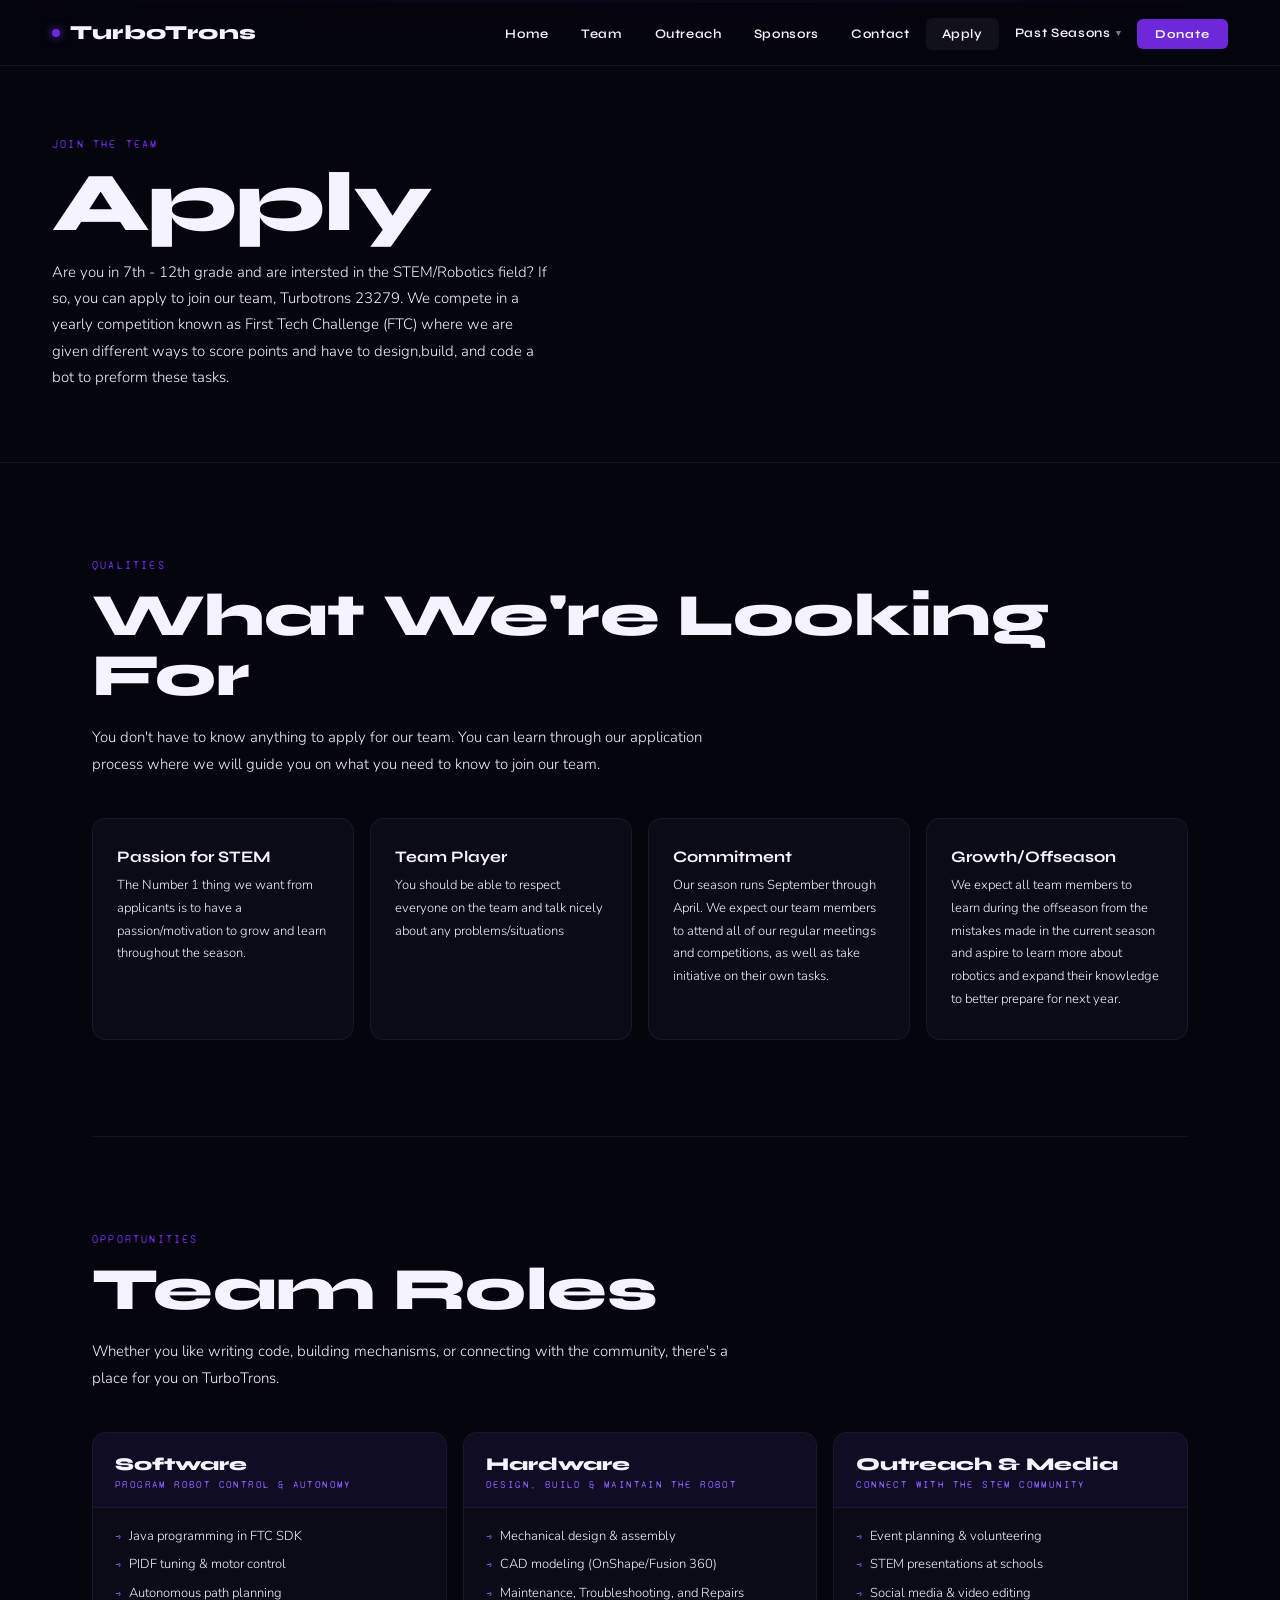
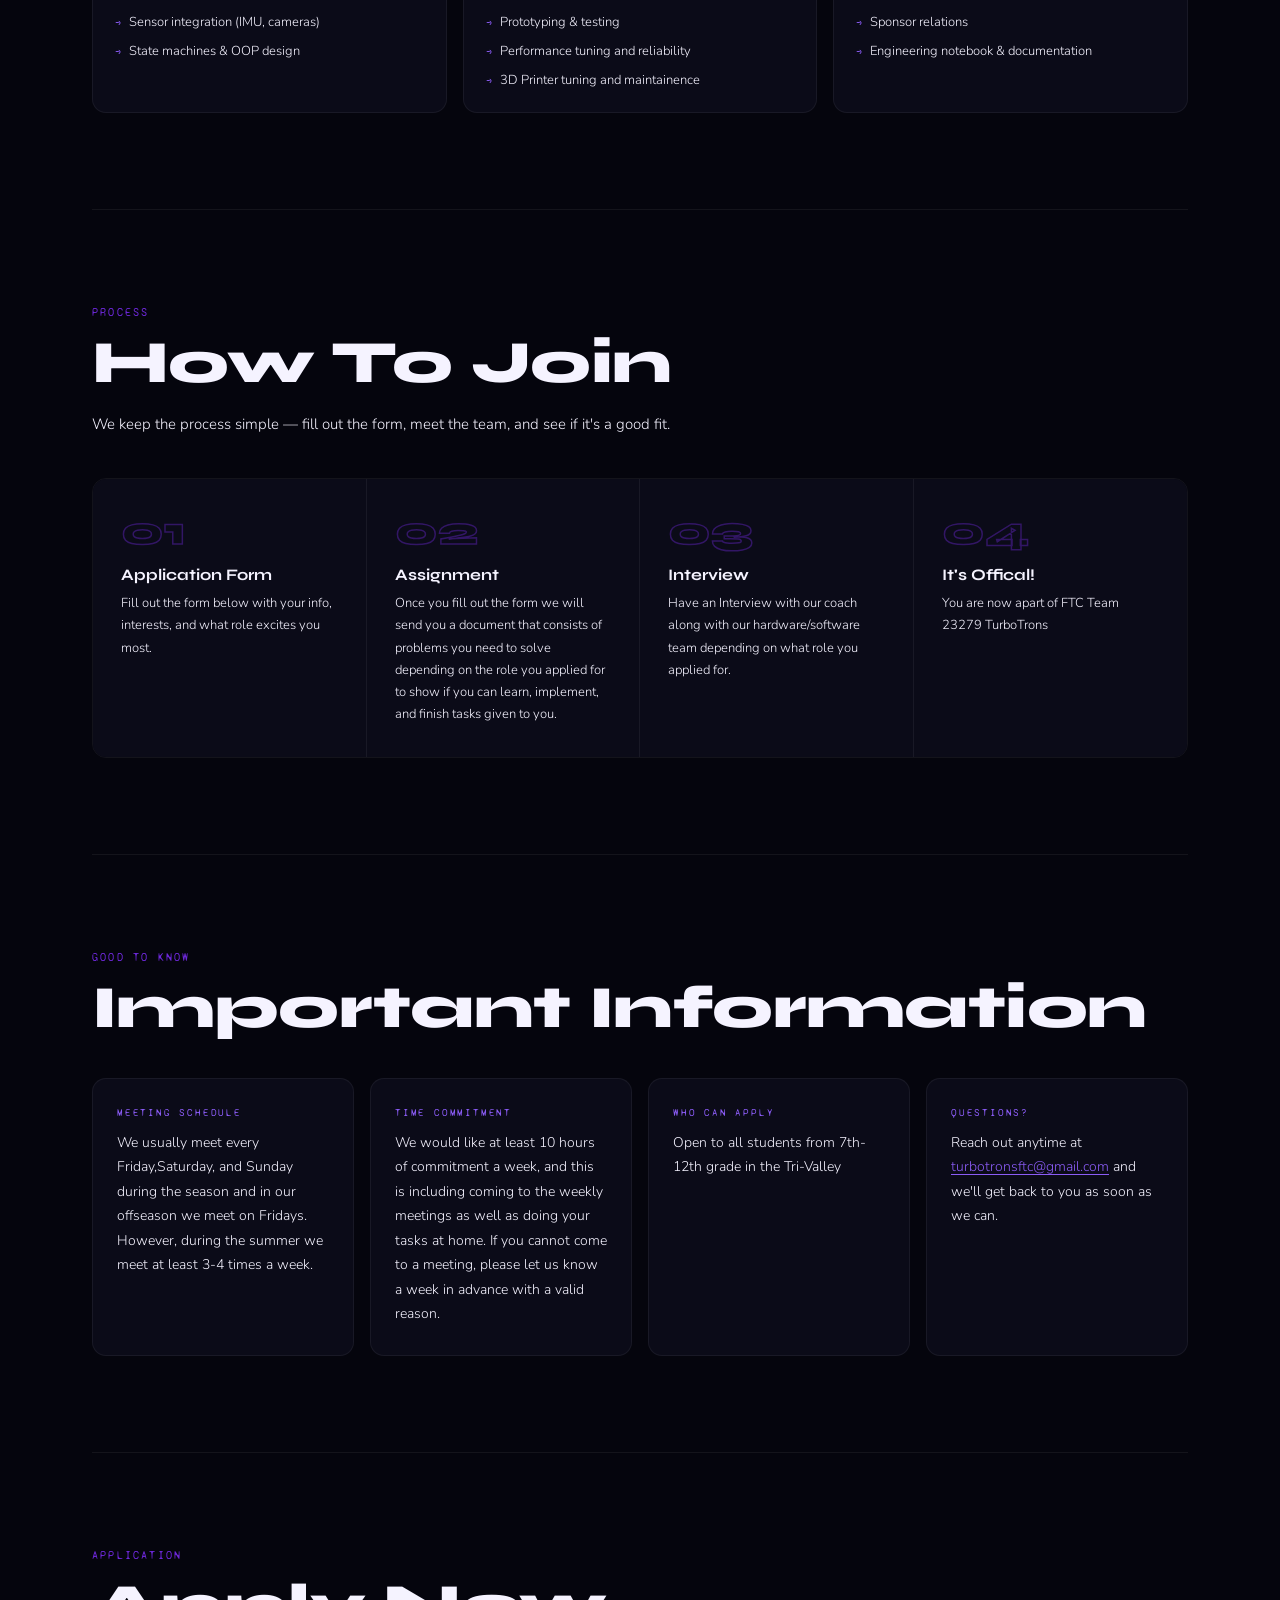
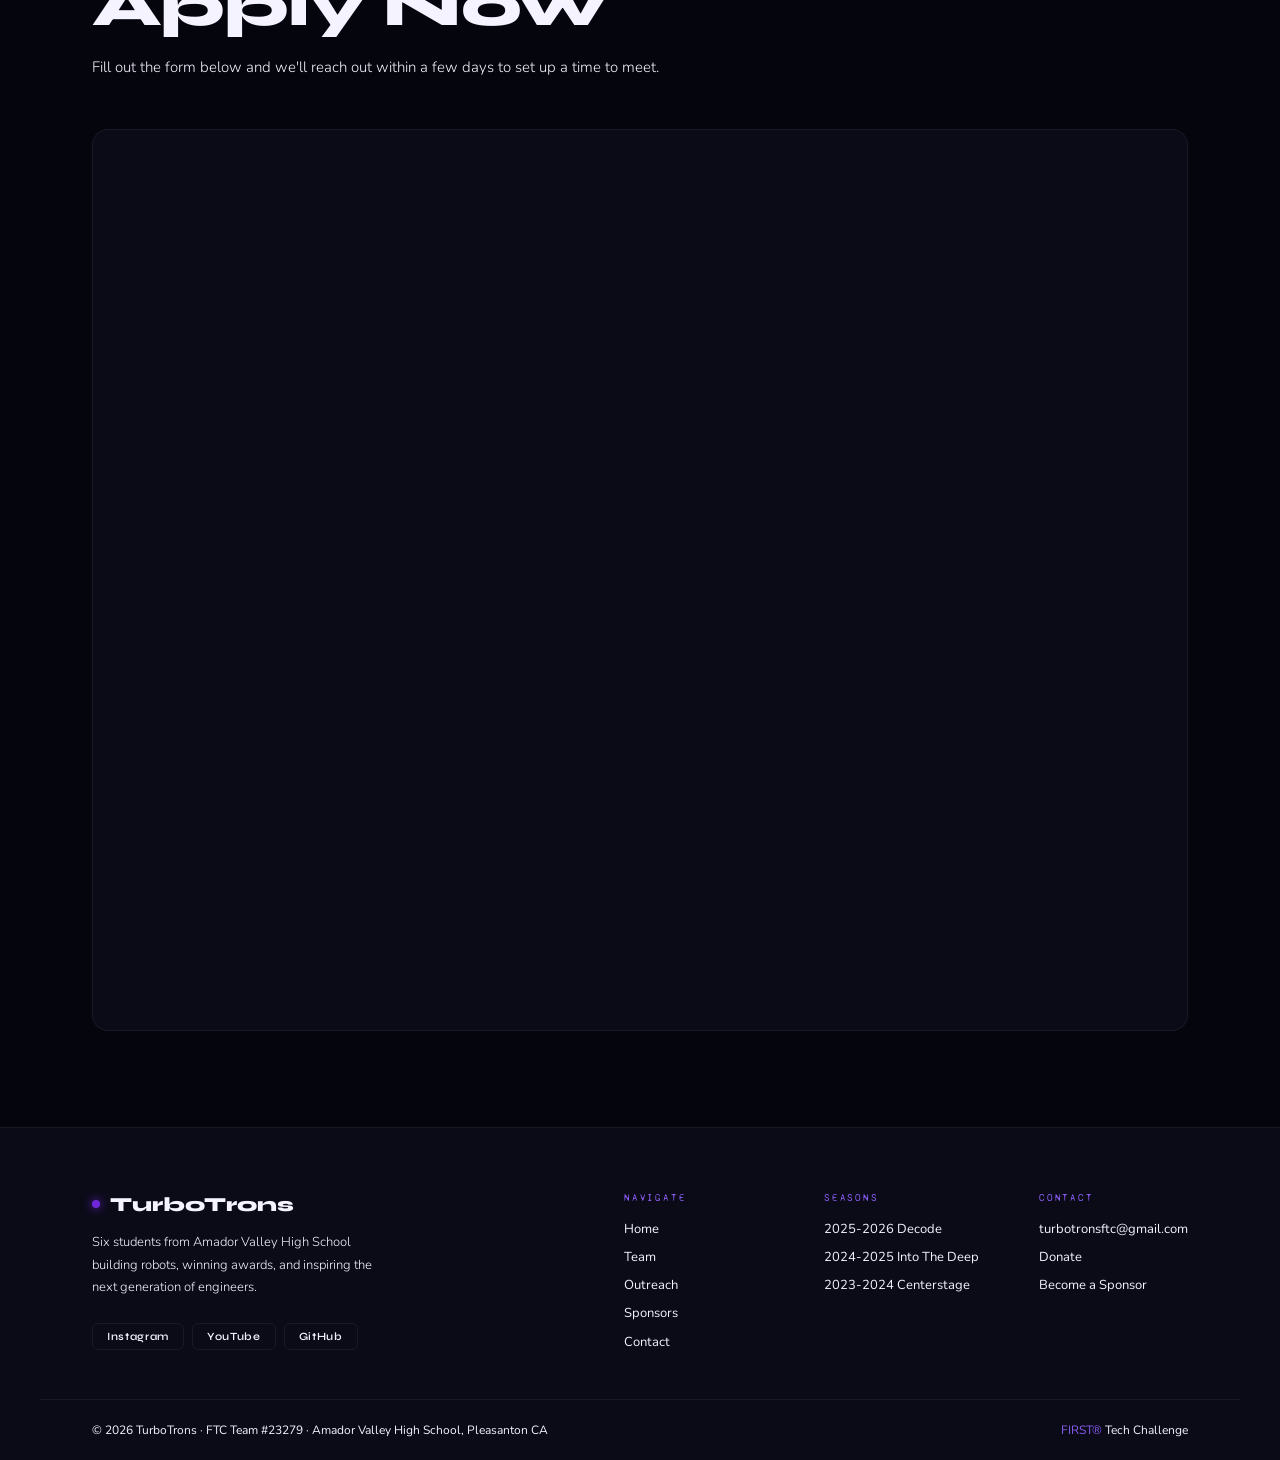
<file: apply.html>
<!DOCTYPE html>
<html lang="en">
<head>
<meta charset="UTF-8">
<meta name="viewport" content="width=device-width, initial-scale=1.0">
<title>TurboTrons | Apply</title>
<link rel="stylesheet" href="styles.css">
</head>
<body>
  
<nav class="nav">
  <a href="index.html" class="nav-logo"><span class="nav-logo-dot"></span>TurboTrons</a>
  <ul class="nav-links">
    <li><a href="index.html">Home</a></li>
    <li><a href="team.html">Team</a></li>
    <li><a href="outreach.html">Outreach</a></li>
    <li><a href="sponsers.html">Sponsors</a></li>
    <li><a href="contact.html">Contact</a></li>
    <li><a href="apply.html" class="active">Apply</a></li>
    <li class="nav-drop">
      <a href="#">Past Seasons</a>
      <div class="drop-menu">
        <a href="decode.html">2025–2026 Decode <span class="drop-tag">Now</span></a>
        <a href="deep.html">2024–2025 Into The Deep</a>
        <a href="centerstage.html">2023–2024 CenterStage</a>
      </div>
    </li>
    <li><a href="contact.html#donate" class="nav-cta">Donate</a></li>
  </ul>
</nav>

<div class="page-hero">
  <div class="sec-eyebrow">Join The Team</div>
  <h1>Apply</h1>
  <p>Are you in 7th - 12th grade and are intersted in the STEM/Robotics field? If so, you can apply to join our team, Turbotrons 23279. We compete in a yearly competition known as First Tech Challenge (FTC) where we are given different ways to score points and have to design,build, and code a bot to preform these tasks.</p>
</div>

<div class="wrap">

  <div class="section">
    <div class="sec-eyebrow">Qualities</div>
    <h2 class="sec-title">What We're Looking For</h2>
    <p class="sec-body apply-intro">You don't have to know anything to apply for our team. You can learn through our application process where we will guide you on what you need to know to join our team.</p>

    <div class="qualities-grid">
      <div class="quality-card">
        <div class="quality-title">Passion for STEM</div>
        <div class="quality-body">The Number 1 thing we want from applicants is to have a passion/motivation to grow and learn throughout the season.</div>
      </div>
      <div class="quality-card">
        <div class="quality-title">Team Player</div>
        <div class="quality-body">You should be able to respect everyone on the team and talk nicely about any problems/situations</div>
      </div>
      <div class="quality-card">
        <div class="quality-title">Commitment</div>
        <div class="quality-body">Our season runs September through April. We expect our team members to attend all of our regular meetings and competitions, as well as take initiative on their own tasks.</div>
      </div>
      <div class="quality-card">
        <div class="quality-title">Growth/Offseason</div>
        <div class="quality-body">We expect all team members to learn during the offseason from the mistakes made in the current season and aspire to learn more about robotics and expand their knowledge to better prepare for next year.</div>
      </div>
    </div>
  </div>

  <hr class="div">

  <div class="section">
    <div class="sec-eyebrow">Opportunities</div>
    <h2 class="sec-title">Team Roles</h2>
    <p class="sec-body apply-intro">Whether you like writing code, building mechanisms, or connecting with the community, there's a place for you on TurboTrons.</p>

    <div class="roles-grid">
      <div class="role-card">
        <div class="role-header">
          <div class="role-title">Software</div>
          <div class="role-subtitle">Program robot control & autonomy</div>
        </div>
        <div class="role-body">
          <ul>
            <li>Java programming in FTC SDK</li>
            <li>PIDF tuning & motor control</li>
            <li>Autonomous path planning</li>
            <li>Sensor integration (IMU, cameras)</li>
            <li>State machines & OOP design</li>
          </ul>
        </div>
      </div>

      <div class="role-card">
        <div class="role-header">
          <div class="role-title">Hardware</div>
          <div class="role-subtitle">Design, build & maintain the robot</div>
        </div>
        <div class="role-body">
          <ul>
            <li>Mechanical design & assembly</li>
            <li>CAD modeling (OnShape/Fusion 360)</li>
            <li>Maintenance, Troubleshooting, and Repairs</li>
            <li>Prototyping & testing</li>
            <li>Performance tuning and reliability</li>
            <li>3D Printer tuning and maintainence</li>
          </ul>
        </div>
      </div>

      <div class="role-card">
        <div class="role-header">
          <div class="role-title">Outreach & Media</div>
          <div class="role-subtitle">Connect with the STEM Community</div>
        </div>
        <div class="role-body">
          <ul>
            <li>Event planning & volunteering</li>
            <li>STEM presentations at schools</li>
            <li>Social media & video editing</li>
            <li>Sponsor relations</li>
            <li>Engineering notebook & documentation</li>
          </ul>
        </div>
      </div>
    </div>
  </div>

  <hr class="div">

  <div class="section">
    <div class="sec-eyebrow">Process</div>
    <h2 class="sec-title">How To Join</h2>
    <p class="sec-body apply-intro">We keep the process simple — fill out the form, meet the team, and see if it's a good fit.</p>

    <div class="process-steps">
      <div class="process-step">
        <div class="process-num">01</div>
        <div class="process-title">Application Form</div>
        <div class="process-body">Fill out the form below with your info, interests, and what role excites you most.</div>
      </div>
      <div class="process-step">
        <div class="process-num">02</div>
        <div class="process-title">Assignment</div>
        <div class="process-body">Once you fill out the form we will send you a document that consists of problems you need to solve depending on the role you applied for to show if you can learn, implement, and finish tasks given to you.</div>
      </div>
      <div class="process-step">
        <div class="process-num">03</div>
        <div class="process-title">Interview</div>
        <div class="process-body">Have an Interview with our coach along with our hardware/software team depending on what role you applied for.</div>
      </div>
      <div class="process-step">
        <div class="process-num">04</div>
        <div class="process-title">It's Offical!</div>
        <div class="process-body">You are now apart of FTC Team 23279 TurboTrons</div>
      </div>
    </div>
  </div>

  <hr class="div">

  <div class="section">
    <div class="sec-eyebrow">Good To Know</div>
    <h2 class="sec-title">Important Information</h2>

    <div class="info-grid">
      <div class="info-tile">
        <div class="info-tile-label">Meeting Schedule</div>
        <div class="info-tile-body">We usually meet every Friday,Saturday, and Sunday during the season and in our offseason we meet on Fridays. However, during the summer we meet at least 3-4 times a week.</div>
      </div>
      <div class="info-tile">
        <div class="info-tile-label">Time Commitment</div>
        <div class="info-tile-body"> We would like at least 10 hours of commitment a week, and this is including coming to the weekly meetings as well as doing your tasks at home. If you cannot come to a meeting, please let us know a week in advance with a valid reason. </div>
      </div>
      <div class="info-tile">
        <div class="info-tile-label">Who Can Apply</div>
        <div class="info-tile-body">Open to all students from 7th-12th grade in the Tri-Valley</div>
      </div>
      <div class="info-tile">
        <div class="info-tile-label">Questions?</div>
        <div class="info-tile-body">Reach out anytime at <a href="mailto:turbotronsftc@gmail.com">turbotronsftc@gmail.com</a> and we'll get back to you as soon as we can.</div>
      </div>
    </div>
  </div>

  <hr class="div">

  <div class="section">
    <div class="sec-eyebrow">Application</div>
    <h2 class="sec-title">Apply Now</h2>
    <p class="sec-body apply-intro">Fill out the form below and we'll reach out within a few days to set up a time to meet.</p>

    <div class="form-wrap">
      <iframe
        src="https://forms.gle/2z9wWGSuTwEZ5kwVA"
        width="100%"
        height="900"
        frameborder="0"
        marginheight="0"
        marginwidth="0"
        title="TurboTrons Application Form">
        Loading…
      </iframe>
    </div>
  </div>

</div>

<div id="footer"></div>
<script src="footer.js"></script>
<script src="nav.js"></script>

</body>
</html>
</file>
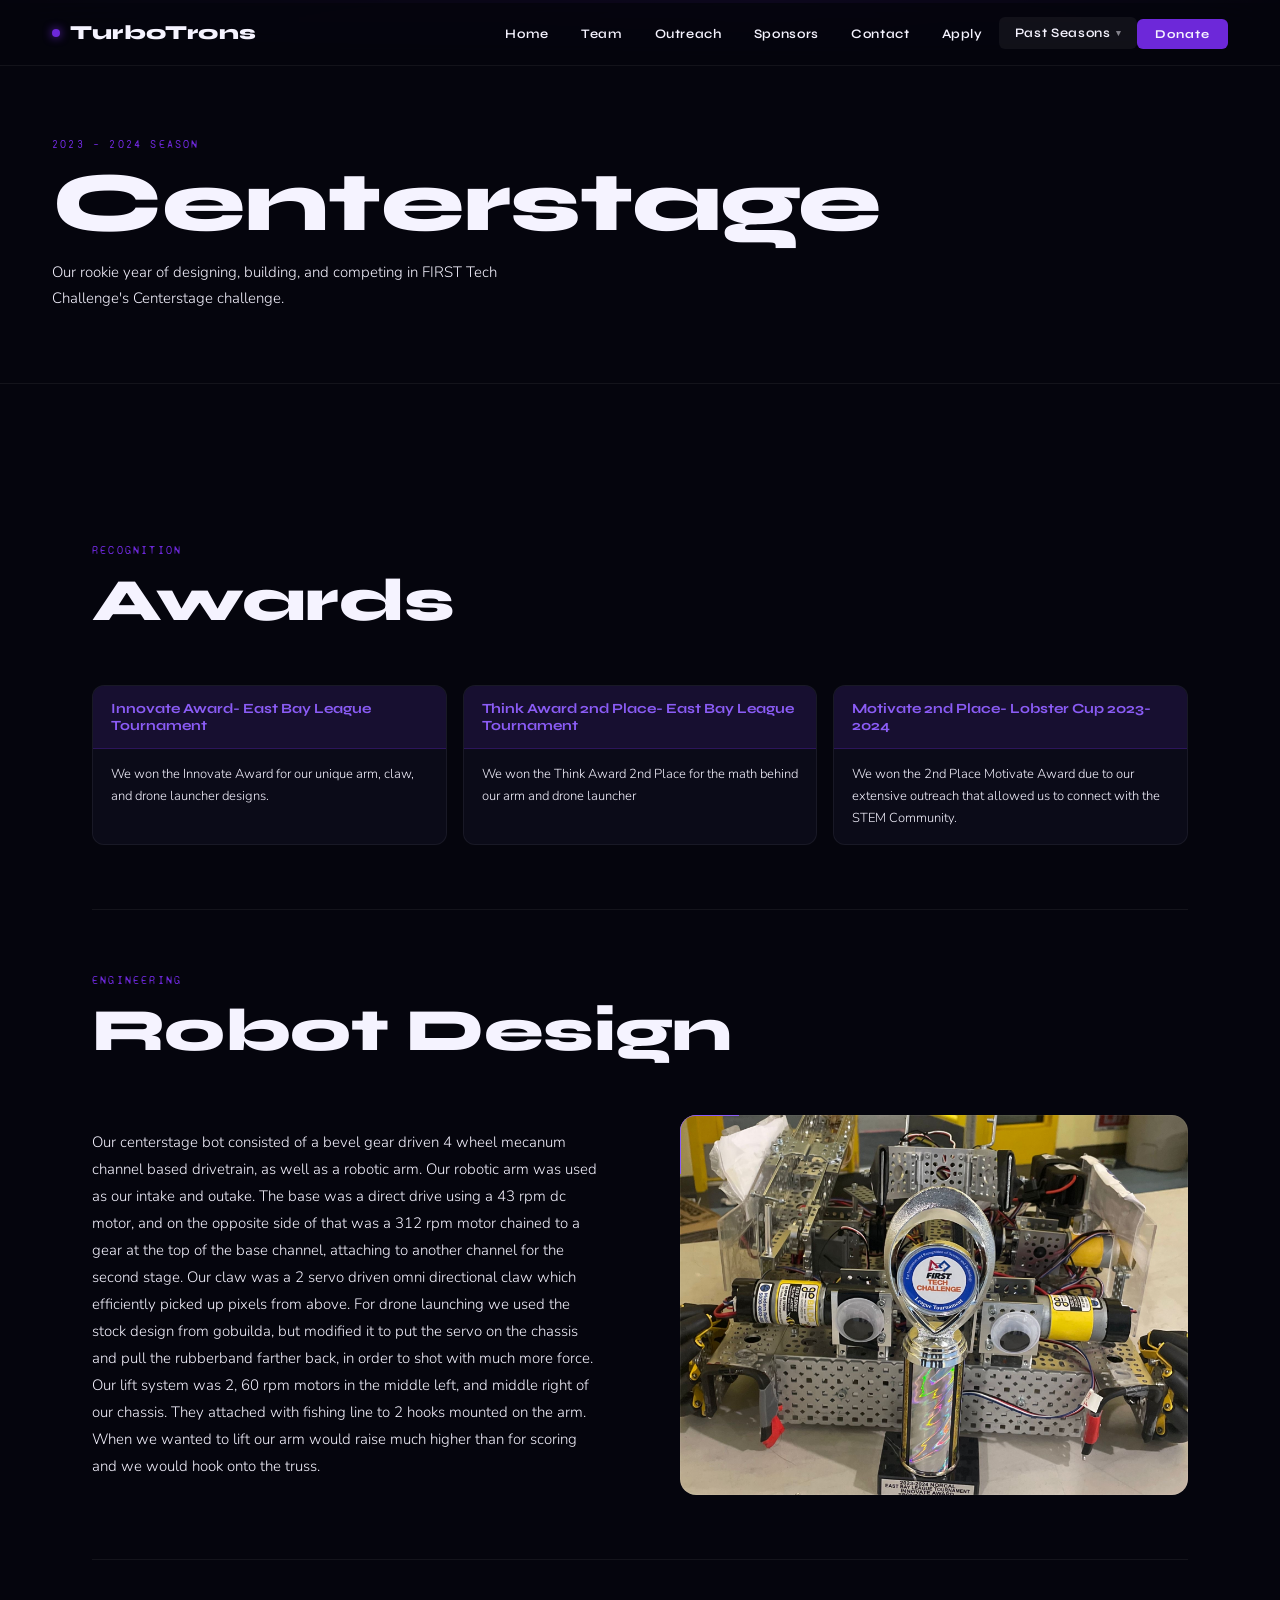
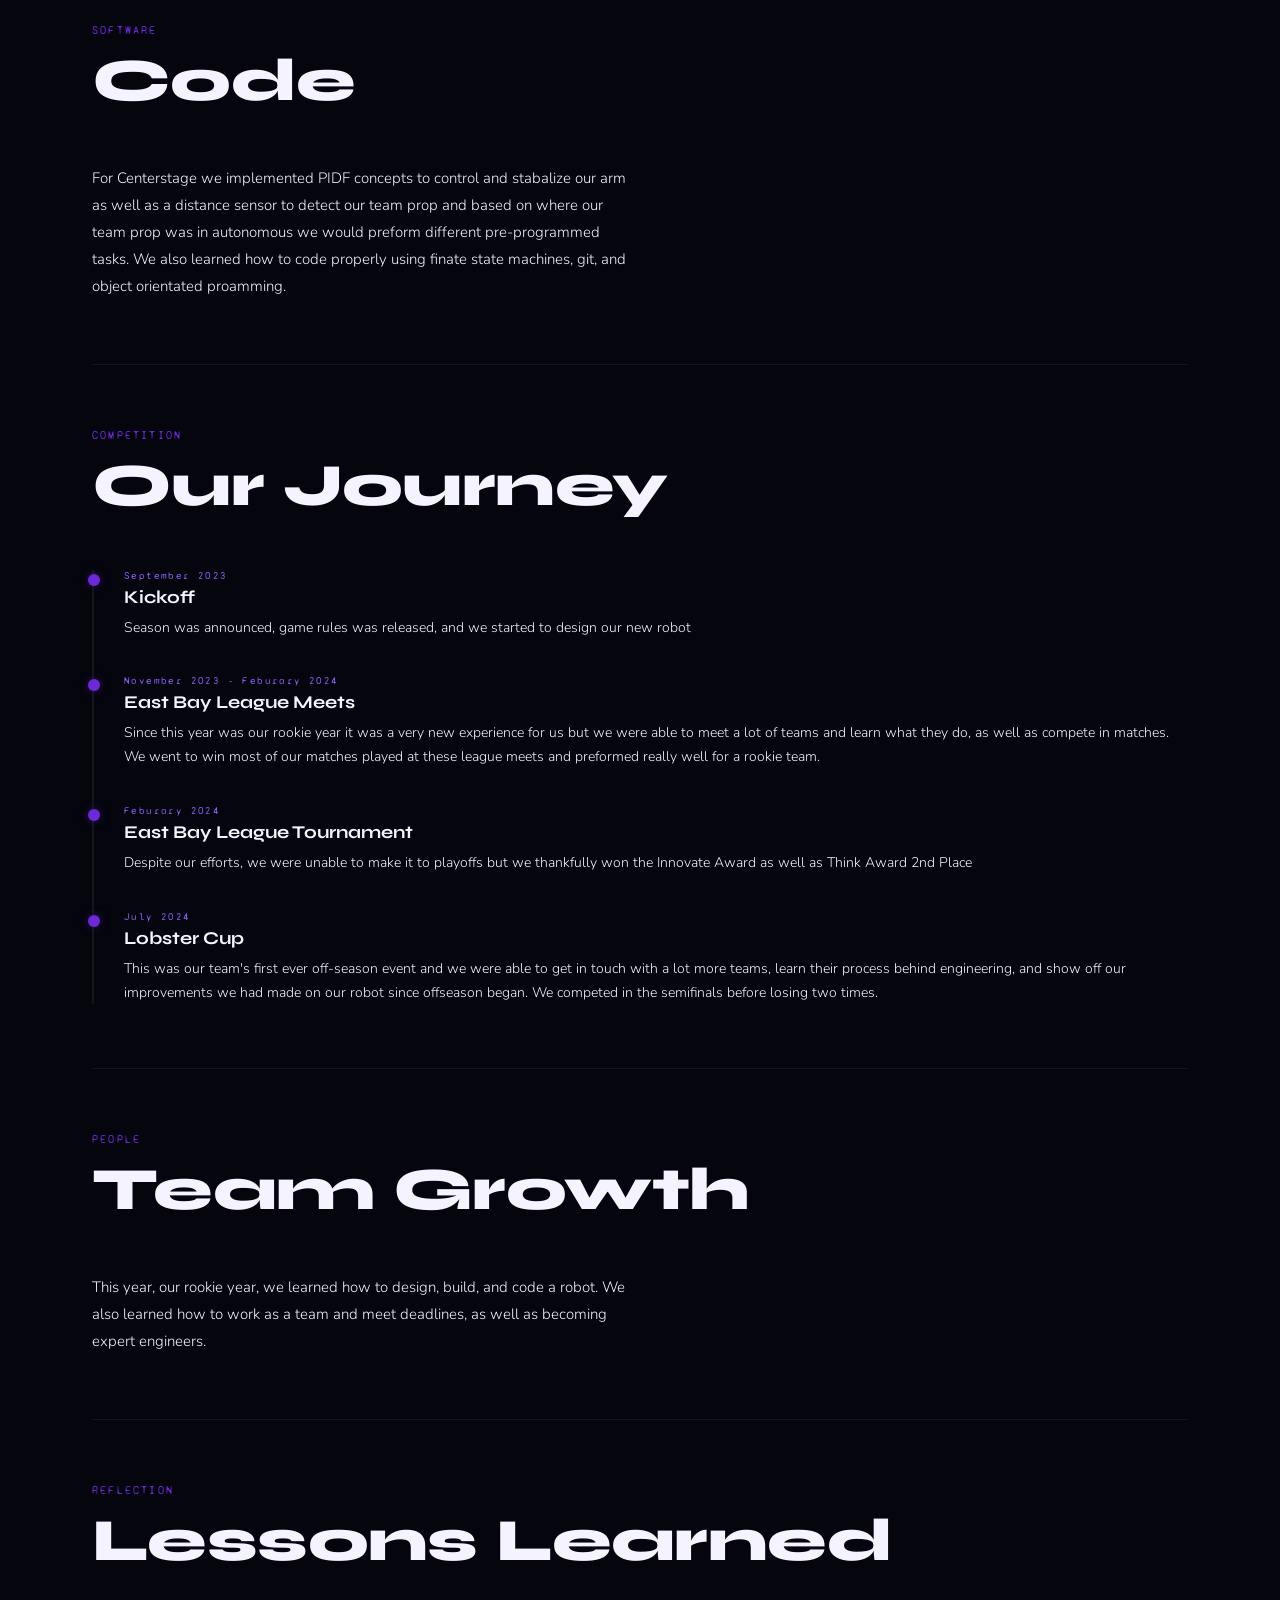
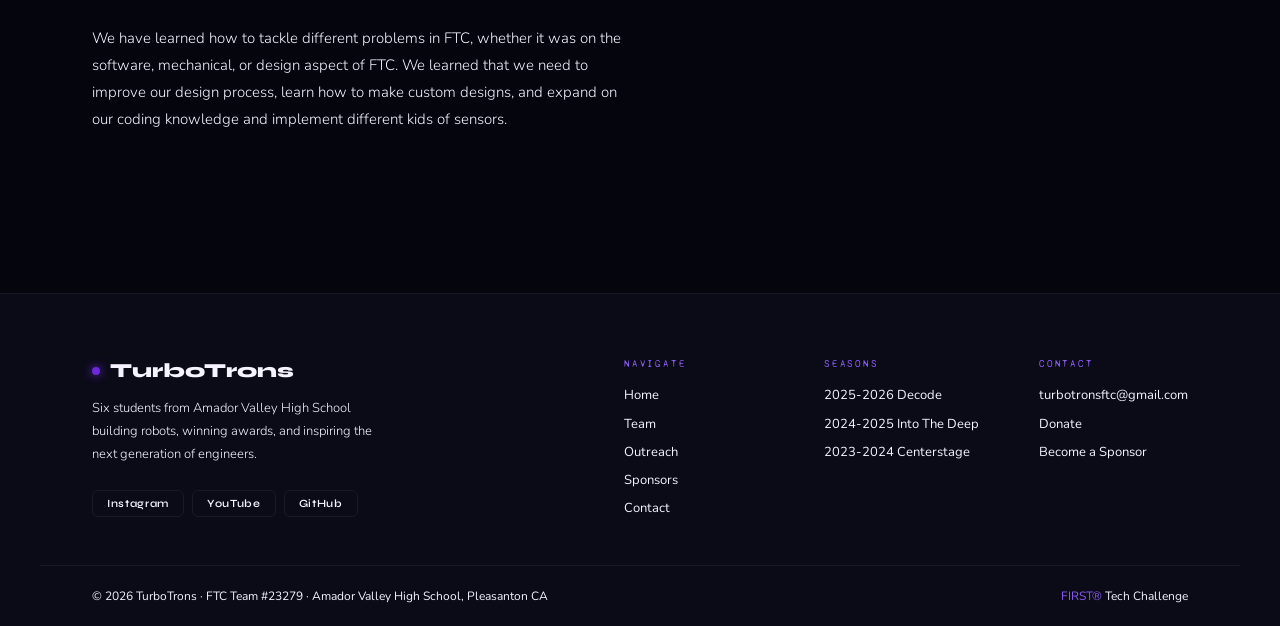
<file: centerstage.html>
<!DOCTYPE html>
<html lang="en">
<head>
<meta charset="UTF-8">
<meta name="viewport" content="width=device-width, initial-scale=1.0">
<title>TurboTrons | 2023–2024 Centerstage</title>
<link rel="stylesheet" href="styles.css">
</head>
<body>

<nav class="nav">
  <a href="index.html" class="nav-logo"><span class="nav-logo-dot"></span>TurboTrons</a>
  <ul class="nav-links">
    <li><a href="index.html">Home</a></li>
    <li><a href="team.html">Team</a></li>
    <li><a href="outreach.html">Outreach</a></li>
    <li><a href="sponsers.html">Sponsors</a></li>
    <li><a href="contact.html">Contact</a></li>
    <li><a href="apply.html">Apply</a></li>
    <li class="nav-drop">
      <a href="#" class="active">Past Seasons</a>
      <div class="drop-menu">
        <a href="decode.html">2025–2026 Decode <span class="drop-tag">Now</span></a>
        <a href="deep.html">2024–2025 Into The Deep</a>
        <a href="centerstage.html">2023–2024 CenterStage</a>
      </div>
    </li>
    <li><a href="contact.html#donate" class="nav-cta">Donate</a></li>
  </ul>
</nav>

<div class="page-hero">
  <div class="sec-eyebrow">2023 – 2024 Season</div>
  <h1>Centerstage</h1>
  <p>Our rookie year of designing, building, and competing in FIRST Tech Challenge's Centerstage challenge.</p>
</div>

<div class="wrap">
  <div class="section">

    <div class="season-box">
      <div class="season-box-header">
        <div>
          <div class="sec-eyebrow">Recognition</div>
          <h2 class="sec-title">Awards</h2>
        </div>
      </div>
      <div class="awards-list">
        <div class="award-card-box">
          <div class="award-card-title">Innovate Award- East Bay League Tournament</div>
          <div class="award-card-body">We won the Innovate Award for our unique arm, claw, and drone launcher designs. </div>
      </div>
       <div class="award-card-box">
          <div class="award-card-title">Think Award 2nd Place- East Bay League Tournament</div>
          <div class="award-card-body">We won the Think Award 2nd Place for the math behind our arm and drone launcher</div>
      </div>
       <div class="award-card-box">
          <div class="award-card-title">Motivate 2nd Place- Lobster Cup 2023-2024 </div>
          <div class="award-card-body">We won the 2nd Place Motivate Award due to our extensive outreach that allowed us to connect with the STEM Community. </div>
      </div>
      </div>
    </div>

    <div class="season-box">
      <div class="season-box-header">
        <div>
          <div class="sec-eyebrow">Engineering</div>
          <h2 class="sec-title">Robot Design</h2>
        </div>
      </div>
      <div class="split">
        <div>
          <p class="sec-body">Our centerstage bot consisted of a bevel gear driven 4 wheel mecanum channel based drivetrain, as well as a robotic arm. Our robotic arm was used as our intake and outake. The base was a direct drive using a 43 rpm dc motor, and on the opposite side of that was a 312 rpm motor chained to a gear at the top of the base channel, attaching to another channel for the second stage. Our claw was a 2 servo driven omni directional claw which efficiently picked up pixels from above. For drone launching we used the stock design from gobuilda, but modified it to put the servo on the chassis and pull the rubberband farther back, in order to shot with much more force. Our lift system was 2, 60 rpm motors in the middle left, and middle right of our chassis. They attached with fishing line to 2 hooks mounted on the arm. When we wanted to lift our arm would raise much higher than for scoring and we would hook onto the truss. </p>
        </div>
        <div class="split-img">
          <img src="assets/centerstage.jpeg" alt="CenterStage Robot">
        </div>
      </div>
    </div>

    <div class="season-box">
      <div class="season-box-header">
        <div>
          <div class="sec-eyebrow">Software</div>
          <h2 class="sec-title">Code</h2>
        </div>
      </div>
      <p class="sec-body">
        For Centerstage we implemented PIDF concepts to control and stabalize our arm as well as a distance sensor to detect our team prop and based on where our team prop was in autonomous we would preform different pre-programmed tasks. We also learned how to code properly using finate state machines, git, and object orientated proamming.
      </p>
    </div>

    <div class="season-box">
      <div class="season-box-header">
        <div>
          <div class="sec-eyebrow">Competition</div>
          <h2 class="sec-title">Our Journey</h2>
        </div>
      </div>
      <div class="journey-timeline">
        <div class="journey-step">
          <div class="journey-dot"></div>
          <div class="journey-body">
            <div class="journey-date">September 2023</div>
            <div class="journey-title">Kickoff</div>
            <p>Season was announced, game rules was released, and we started to design our new robot</p>
          </div>
        </div>
        <div class="journey-step">
          <div class="journey-dot"></div>
          <div class="journey-body">
            <div class="journey-date">November 2023 - Feburary 2024</div>
            <div class="journey-title">East Bay League Meets</div>
            <p>Since this year was our rookie year it was a very new experience for us but we were able to meet a lot of teams and learn what they do, as well as compete in matches. 
              We went to win most of our matches played at these league meets and preformed really well for a rookie team.</p>
          </div>
        </div>
        <div class="journey-step">
          <div class="journey-dot"></div>
          <div class="journey-body">
          <div class="journey-date">Feburary 2024</div>
          <div class="journey-title">East Bay League Tournament</div>
          <p>Despite our efforts, we were unable to make it to playoffs but we thankfully won the Innovate Award as well as Think Award 2nd Place </p>
          </div>
        </div>
        <div class="journey-step">
          <div class="journey-dot"></div>
          <div class="journey-body">
            <div class="journey-date">July 2024</div>
            <div class="journey-title">Lobster Cup</div>
            <p>This was our team's first ever off-season event and we were able to get in touch with a lot more teams, learn their process behind engineering, and show off our improvements we had made on our robot since offseason began. We competed in the semifinals before losing two times.</p>
          </div>
        </div>
      </div>
    </div>

    <div class="season-box">
      <div class="season-box-header">
        <div>
          <div class="sec-eyebrow">People</div>
          <h2 class="sec-title">Team Growth</h2>
        </div>
      </div>
      <p class="sec-body">This year, our rookie year, we learned how to design, build, and code a robot. We also learned how to work as a team and meet deadlines, as well as becoming expert engineers.</p>
    </div>

    <div class="season-box" style="border-bottom:none; margin-bottom:0">
      <div class="season-box-header">
        <div>
          <div class="sec-eyebrow">Reflection</div>
          <h2 class="sec-title">Lessons Learned</h2>
        </div>
      </div>
      <p class="sec-body">We have learned how to tackle different problems in FTC, whether it was on the software, mechanical, or design aspect of FTC. We learned that we need to improve our design process, learn how to make custom designs, and expand on our coding knowledge and implement different kids of sensors. </p>
    </div>

  </div>
</div>

<div id="footer"></div>
<script src="footer.js"></script>
<script src="nav.js"></script>

</body>
</html>
</file>
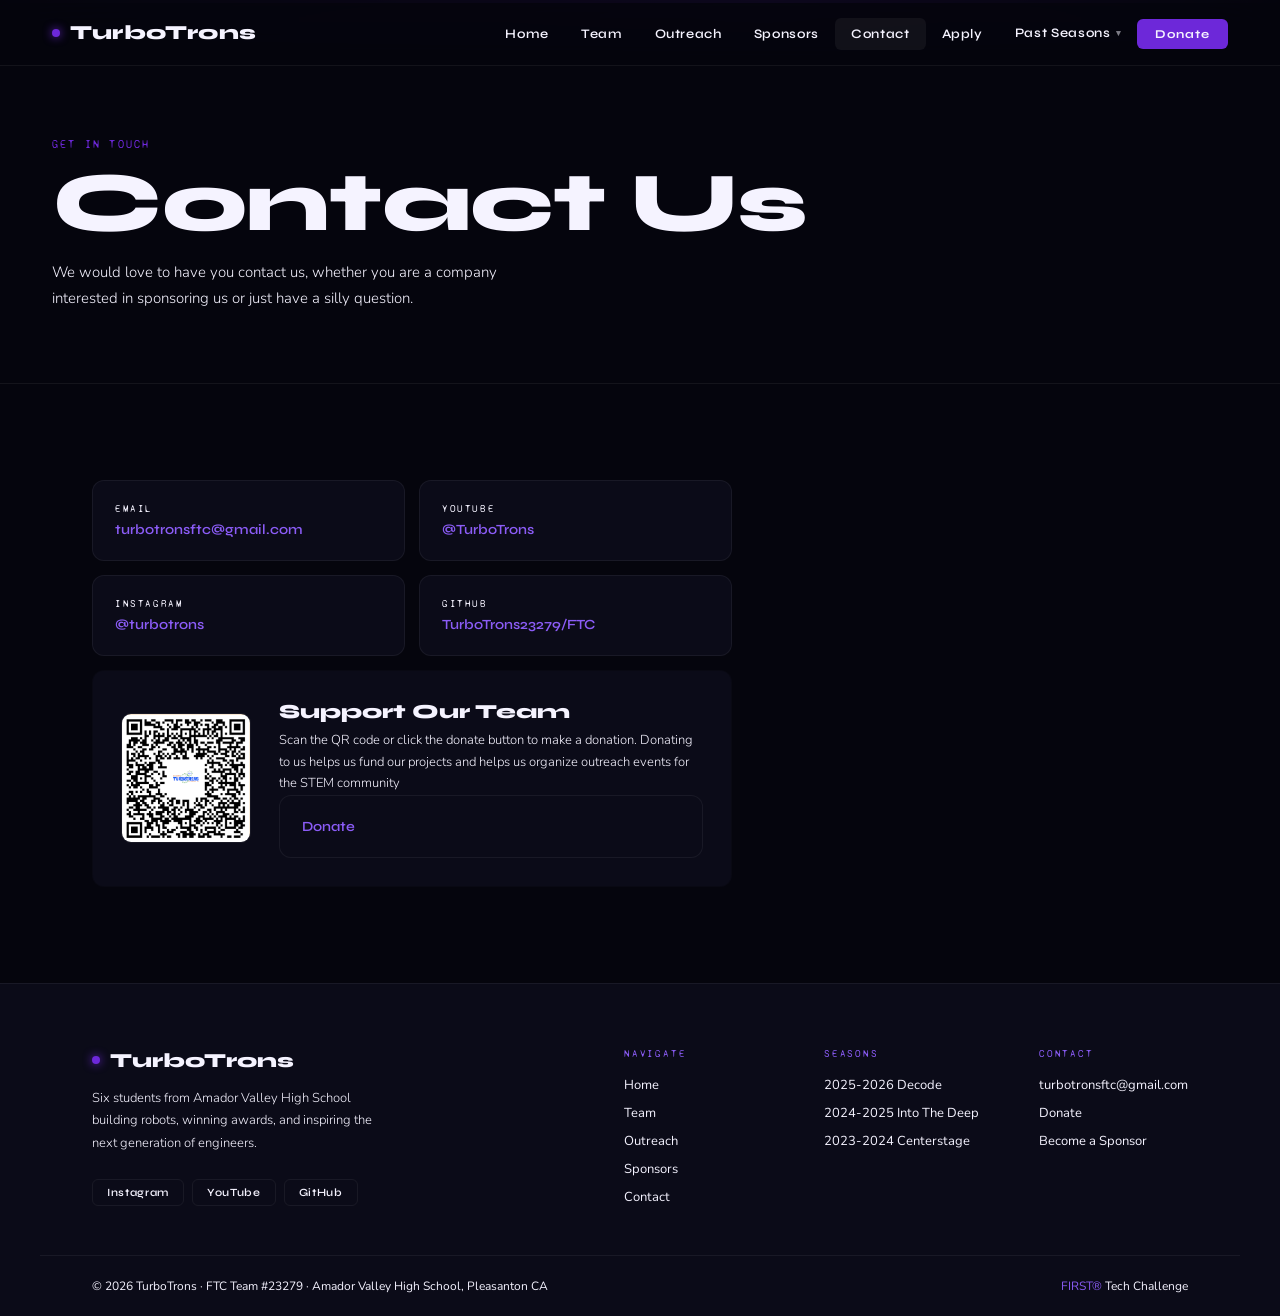
<file: contact.html>
<!DOCTYPE html>
<html lang="en">
<head>
<meta charset="UTF-8">
<meta name="viewport" content="width=device-width, initial-scale=1.0">
<title>TurboTrons | Contact</title>
<link rel="stylesheet" href="styles.css">
</head>
<body>

<nav class="nav">
  <a href="index.html" class="nav-logo"><span class="nav-logo-dot"></span>TurboTrons</a>
  <ul class="nav-links">
    <li><a href="index.html">Home</a></li>
    <li><a href="team.html">Team</a></li>
    <li><a href="outreach.html">Outreach</a></li>
    <li><a href="sponsers.html">Sponsors</a></li>
    <li><a href="contact.html" class="active">Contact</a></li>
    <li><a href="apply.html">Apply</a></li>
    <li class="nav-drop">
      <a href="#">Past Seasons</a>
      <div class="drop-menu">
        <a href="decode.html">2025–2026 Decode <span class="drop-tag">Now</span></a>
        <a href="deep.html">2024–2025 Into The Deep</a>
        <a href="centerstage.html">2023–2024 CenterStage</a>
      </div>
    </li>
    <li><a href="#donate" class="nav-cta">Donate</a></li>
  </ul>
</nav>

<div class="page-hero">
  <div class="sec-eyebrow">Get In Touch</div>
  <h1>Contact Us</h1>
  <p>We would love to have you contact us, whether you are a company interested in sponsoring us or just have a silly question.</p>
</div>

<div class="wrap">
  <div class="section">
    <div class="contact-grid">

      <a href="mailto:turbotronsftc@gmail.com" class="c-tile">
        <div class="c-label">Email</div>
        <div class="c-val">turbotronsftc@gmail.com</div>
      </a>

      <a href="https://youtube.com/@TurboTrons" target="_blank" class="c-tile">
        <div class="c-label">YouTube</div>
        <div class="c-val">@TurboTrons</div>
      </a>

      <a href="https://instagram.com/turbotrons" target="_blank" class="c-tile">
        <div class="c-label">Instagram</div>
        <div class="c-val">@turbotrons</div>
      </a>

      <a href="https://github.com/TurboTrons23279/FTC" target="_blank" class="c-tile">
        <div class="c-label">GitHub</div>
        <div class="c-val">TurboTrons23279/FTC</div>
      </a>

      <div class="donate-tile" id="donate">
        <img src="assets/donation.png" alt="Donation QR Code">
        <div class="donate-text">
          <h4>Support Our Team</h4>
          <p>Scan the QR code or click the donate button to make a donation. Donating to us helps us fund our projects and helps us organize outreach events for the STEM community</p>
            <a href="https://hcb.hackclub.com/donations/start/turbotrons-bc1f1a24-74e7-4aa7-a55b-ecd07bc7289c" target="_blank" class="c-tile">
              <div class="c-val">Donate</div>
            </a>
        </div>
      </div>

    </div>
  </div>
</div>

<div id="footer"></div>
<script src="footer.js"></script>
<script src="nav.js"></script>

</body>
</html>
</file>
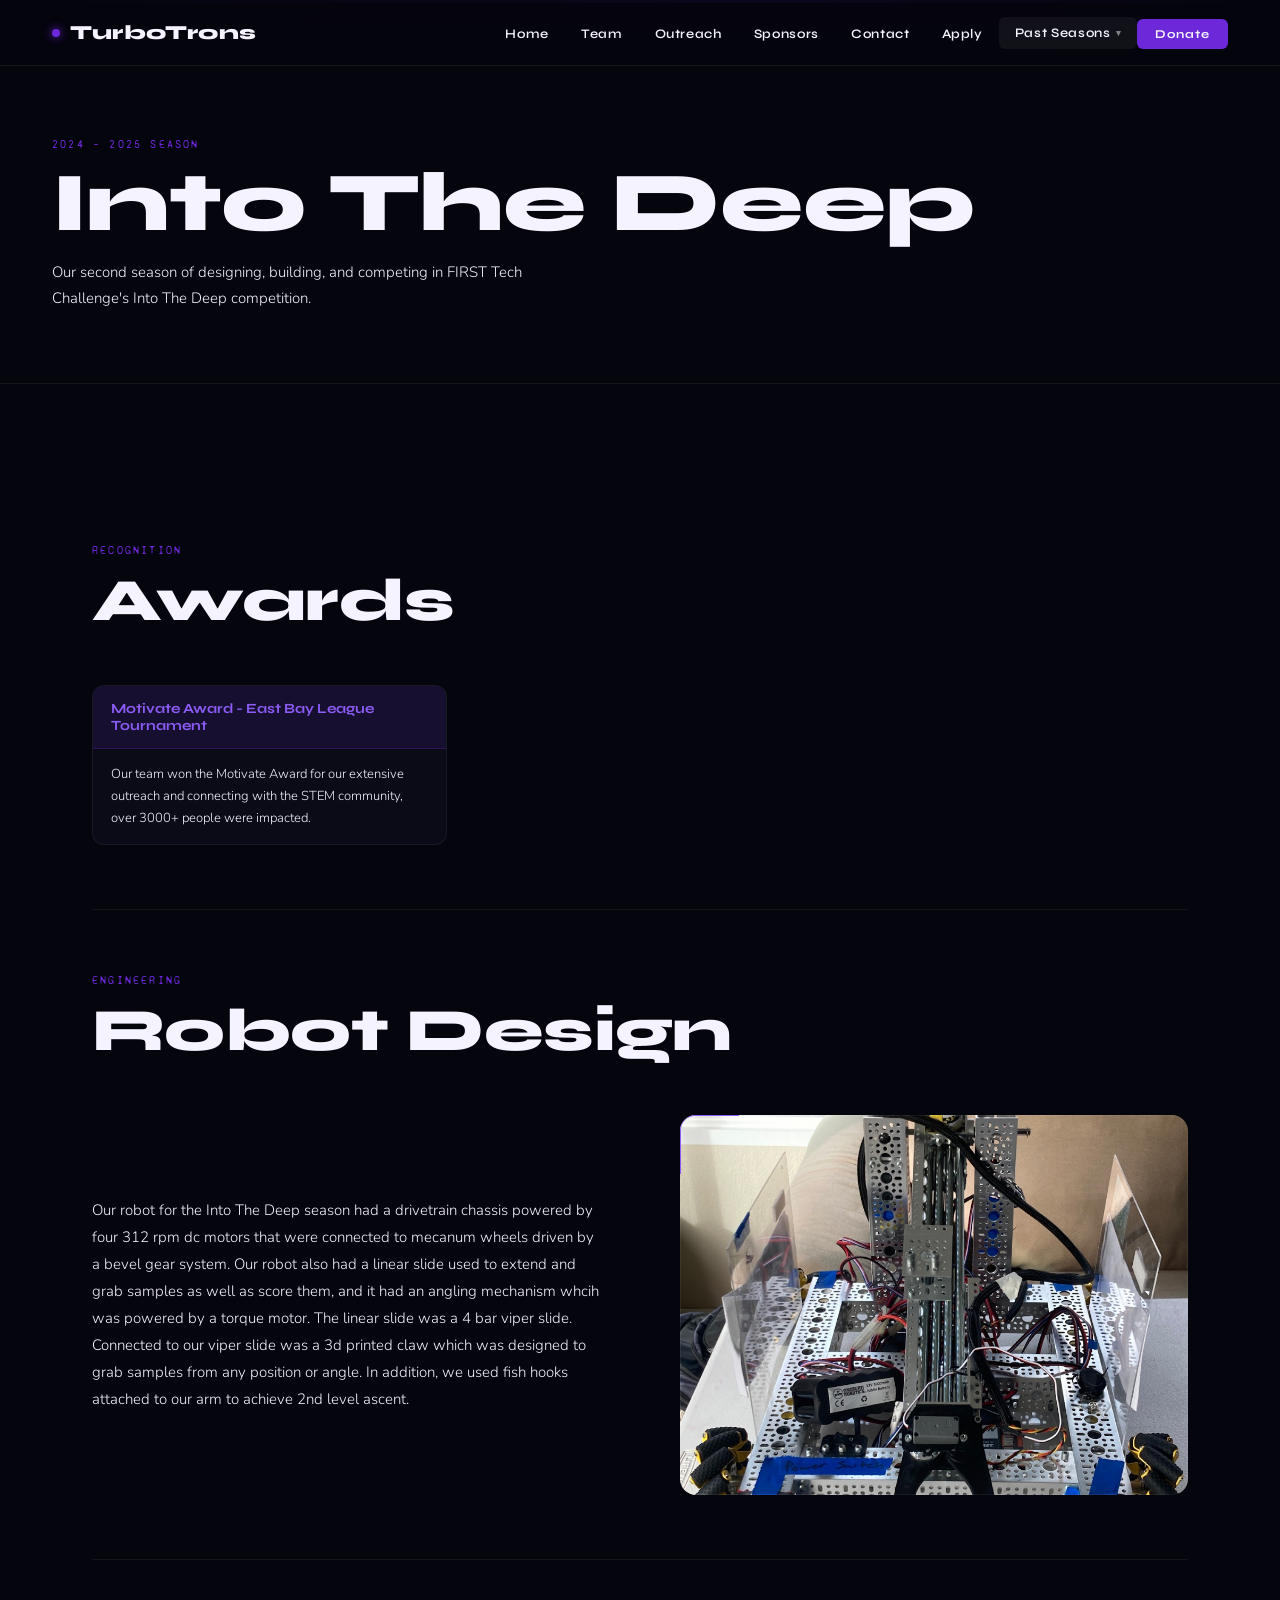
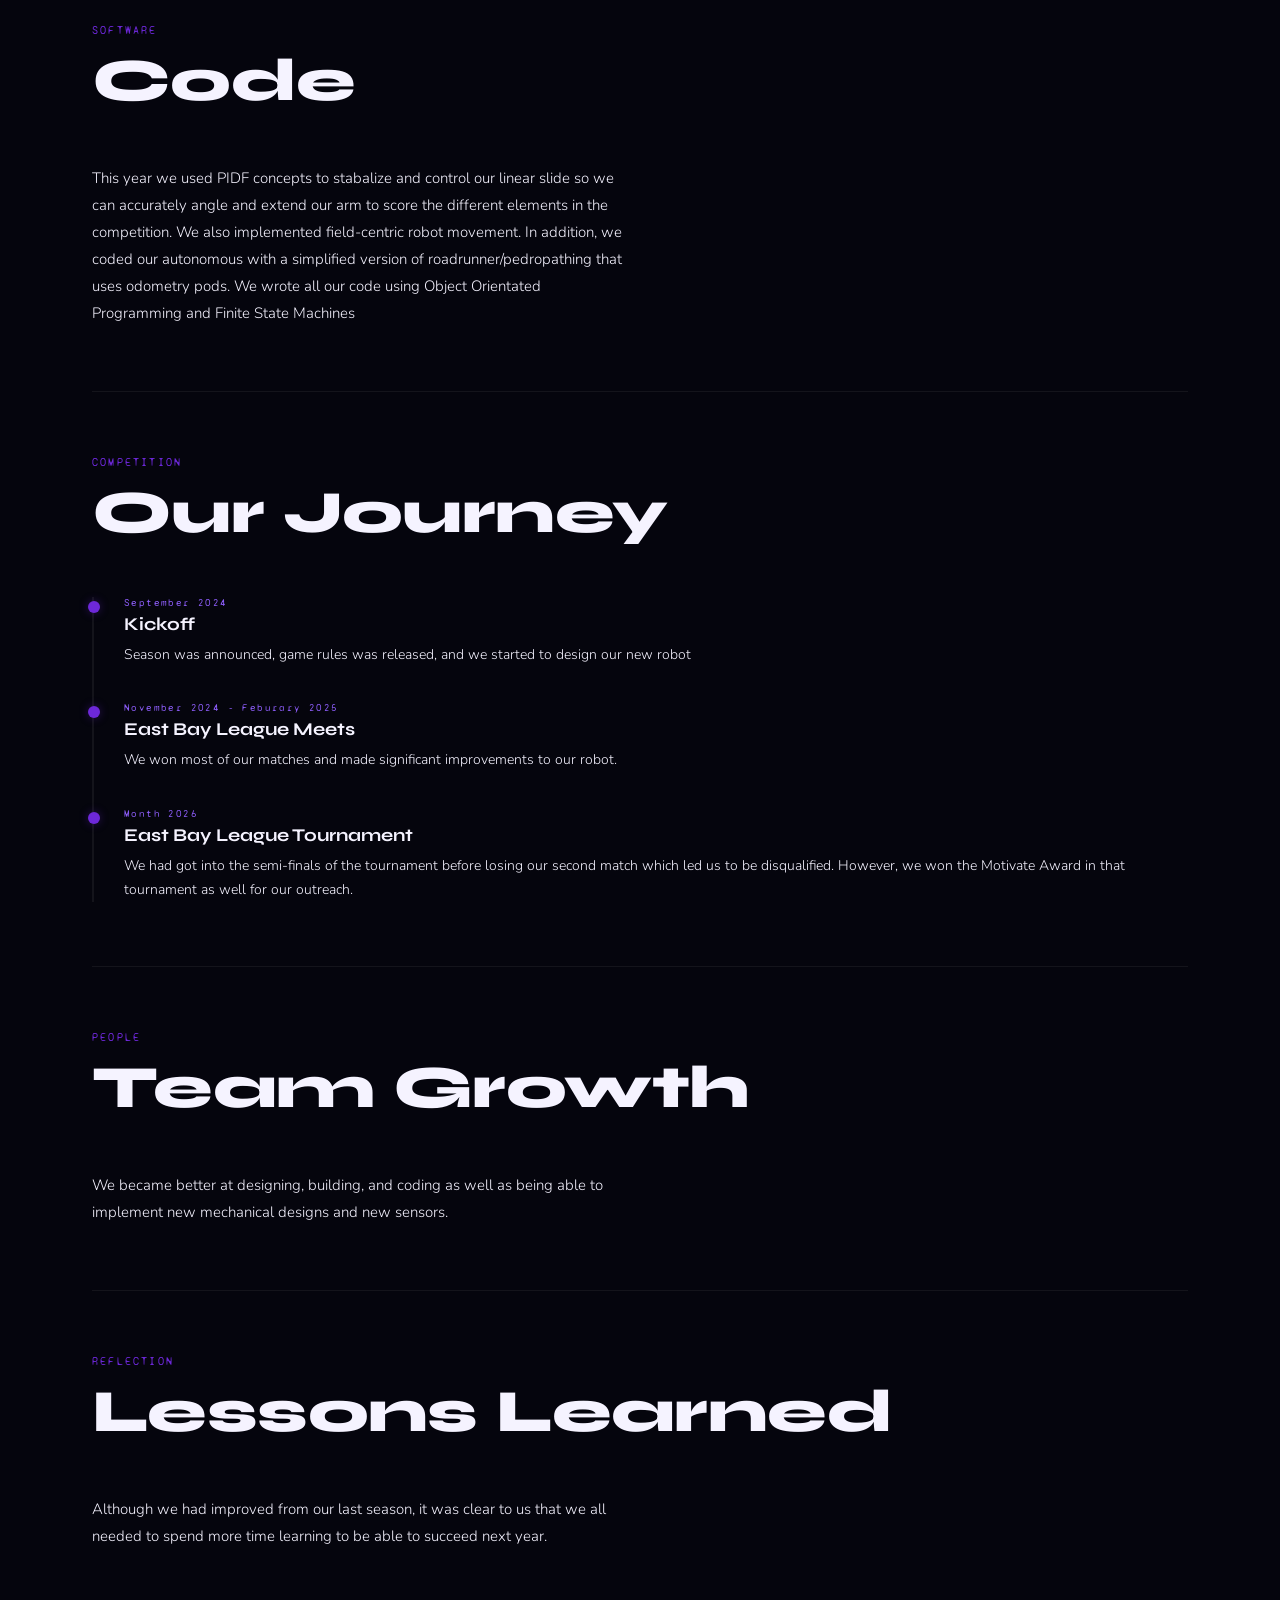
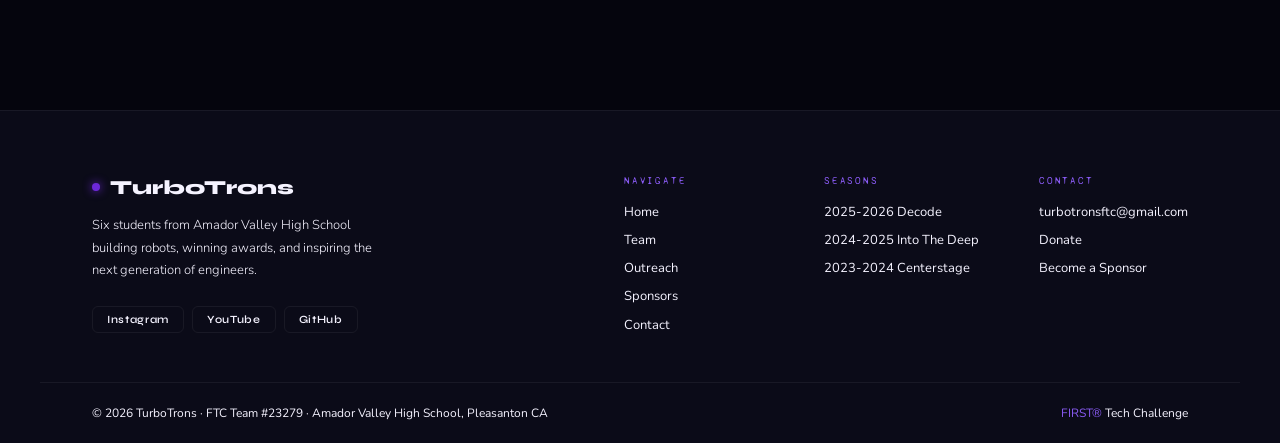
<file: deep.html>
<!DOCTYPE html>
<html lang="en">
<head>
<meta charset="UTF-8">
<meta name="viewport" content="width=device-width, initial-scale=1.0">
<title>TurboTrons | 2024–2025 Into The Deep</title>
<link rel="stylesheet" href="styles.css">
</head>
<body>

<nav class="nav">
  <a href="index.html" class="nav-logo"><span class="nav-logo-dot"></span>TurboTrons</a>
  <ul class="nav-links">
    <li><a href="index.html">Home</a></li>
    <li><a href="team.html">Team</a></li>
    <li><a href="outreach.html">Outreach</a></li>
    <li><a href="sponsers.html">Sponsors</a></li>
    <li><a href="contact.html">Contact</a></li>
    <li><a href="apply.html">Apply</a></li>
    <li class="nav-drop">
      <a href="#" class="active">Past Seasons</a>
      <div class="drop-menu">
        <a href="decode.html">2025–2026 Decode <span class="drop-tag">Now</span></a>
        <a href="deep.html">2024–2025 Into The Deep℠</a>
        <a href="centerstage.html">2023–2024 CenterStage℠</a>
      </div>
    </li>
    <li><a href="contact.html#donate" class="nav-cta">Donate</a></li>
  </ul>
</nav>

<div class="page-hero">
  <div class="sec-eyebrow">2024 – 2025 Season</div>
  <h1>Into The Deep</h1>
  <p>Our second season of designing, building, and competing in FIRST Tech Challenge's Into The Deep competition.</p>
</div>

<div class="wrap">
  <div class="section">

    <div class="season-box">
      <div class="season-box-header">
        <div>
          <div class="sec-eyebrow">Recognition</div>
          <h2 class="sec-title">Awards</h2>
        </div>
      </div>
      <div class="awards-list">
        <div class="award-card-box">
          <div class="award-card-title">Motivate Award - East Bay League Tournament</div>
          <div class="award-card-body">
            Our team won the Motivate Award for our extensive outreach and connecting with the STEM community, over 3000+ people were impacted.
          </div>
      </div>
      </div>
    </div>

    <div class="season-box">
      <div class="season-box-header">
        <div>
          <div class="sec-eyebrow">Engineering</div>
          <h2 class="sec-title">Robot Design</h2>
        </div>
      </div>
      <div class="split">
        <div>
          <p class="sec-body"> Our robot for the Into The Deep season had a drivetrain chassis powered by four 312 rpm dc motors that were connected to mecanum wheels driven by a bevel gear system. Our robot also had a linear slide used to extend and grab samples as well as score them, and it had an angling mechanism whcih was powered by a torque motor. The linear slide was a 4 bar viper slide. Connected to our viper slide was a 3d printed claw which was designed to grab samples from any position or angle. In addition, we used fish hooks attached to our arm to achieve 2nd level ascent.</p>
        </div>
        <div class="split-img">
          <img src="assets/deep.png" alt="Into The Deep Robot">
        </div>
      </div>
    </div>

    <div class="season-box">
      <div class="season-box-header">
        <div>
          <div class="sec-eyebrow">Software</div>
          <h2 class="sec-title">Code</h2>
        </div>
      </div>
      <p class="sec-body">
        This year we used PIDF concepts to stabalize and control our linear slide so we can accurately angle and extend our arm to score the different elements in the competition. We also implemented field-centric robot movement. In addition, we coded our autonomous with a simplified version of roadrunner/pedropathing that uses odometry pods. We wrote all our code using Object Orientated Programming and Finite State Machines
    </div>

    <div class="season-box">
      <div class="season-box-header">
        <div>
          <div class="sec-eyebrow">Competition</div>
          <h2 class="sec-title">Our Journey</h2>
        </div>
      </div>
      <div class="journey-timeline">
        <div class="journey-step">
          <div class="journey-dot"></div>
          <div class="journey-body">
            <div class="journey-date">September 2024</div>
            <div class="journey-title">Kickoff</div>
            <p>Season was announced, game rules was released, and we started to design our new robot</p>
          </div>
        </div>
        <div class="journey-step">
          <div class="journey-dot"></div>
          <div class="journey-body">
            <div class="journey-date">November 2024 - Feburary 2025</div>
            <div class="journey-title">East Bay League Meets</div>
            <p>We won most of our matches and made significant improvements to our robot.</p>
          </div>
        </div>
        <div class="journey-step">
          <div class="journey-dot"></div>
          <div class="journey-body">
            <div class="journey-date">Month 2026</div>
            <div class="journey-title">East Bay League Tournament</div>
            <p>We had got into the semi-finals of the tournament before losing our second match which led us to be disqualified. However, we won the Motivate Award in that tournament as well for our outreach.</p>
          </div>
        </div>
      </div>
    </div>

    <div class="season-box">
      <div class="season-box-header">
        <div>
          <div class="sec-eyebrow">People</div>
          <h2 class="sec-title">Team Growth</h2>
        </div>
      </div>
      <p class="sec-body"> We became better at designing, building, and coding as well as being able to implement new mechanical designs and new sensors.</p>
    </div>

    <div class="season-box" style="border-bottom:none; margin-bottom:0">
      <div class="season-box-header">
        <div>
          <div class="sec-eyebrow">Reflection</div>
          <h2 class="sec-title">Lessons Learned</h2>
        </div>
      </div>
      <p class="sec-body">Although we had improved from our last season, it was clear to us that we all needed to spend more time learning to be able to succeed next year. </p>
    </div>

  </div>
</div>

<div id="footer"></div>
<script src="footer.js"></script>
<script src="nav.js"></script>

</body>
</html>
</file>
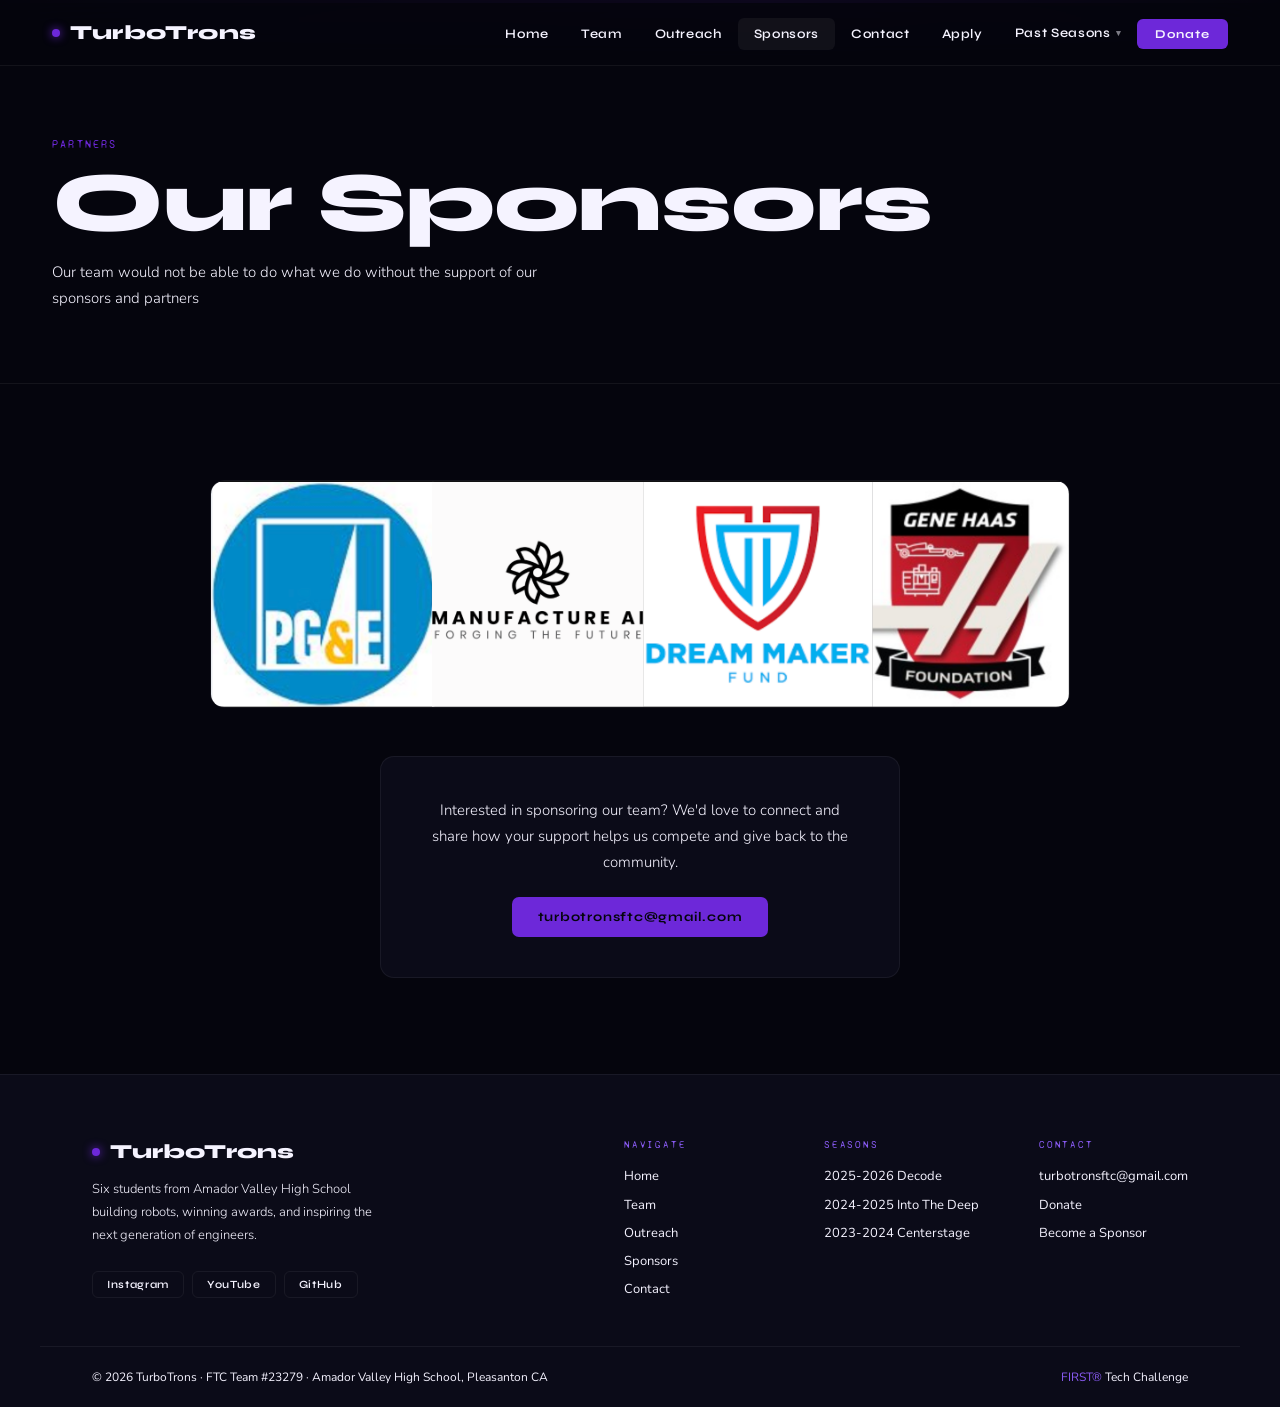
<file: sponsers.html>
<!DOCTYPE html>
<html lang="en">
<head>
<meta charset="UTF-8">
<meta name="viewport" content="width=device-width, initial-scale=1.0">
<title>TurboTrons | Sponsors</title>
<link rel="stylesheet" href="styles.css">
</head>
<body>

<nav class="nav">
  <a href="index.html" class="nav-logo"><span class="nav-logo-dot"></span>TurboTrons</a>
  <ul class="nav-links">
    <li><a href="index.html">Home</a></li>
    <li><a href="team.html">Team</a></li>
    <li><a href="outreach.html">Outreach</a></li>
    <li><a href="sponsers.html" class="active">Sponsors</a></li>
    <li><a href="contact.html">Contact</a></li>
    <li><a href="apply.html">Apply</a></li>
    <li class="nav-drop">
      <a href="#">Past Seasons</a>
      <div class="drop-menu">
        <a href="decode.html">2025–2026 Decode <span class="drop-tag">Now</span></a>
        <a href="deep.html">2024–2025 Into The Deep</a>
        <a href="centerstage.html">2023–2024 CenterStage</a>
      </div>
    </li>
    <li><a href="contact.html#donate" class="nav-cta">Donate</a></li>
  </ul>
</nav>

<div class="page-hero">
  <div class="sec-eyebrow">Partners</div>
  <h1>Our Sponsors</h1>
  <p>Our team would not be able to do what we do without the support of our sponsors and partners</p>
</div>

<div class="wrap">
  <div class="section" style="text-align:center">
    <div class="sponsors-img-wrap">
      <img src="assets/sponsers.png" alt="Our Sponsors">
    </div>
    <div class="sponsor-box">
      <p>Interested in sponsoring our team? We'd love to connect and share how your support helps us compete and give back to the community.</p>
      <a href="mailto:turbotronsftc@gmail.com" class="btn btn-lime">turbotronsftc@gmail.com</a>
    </div>
  </div>
</div>

<div id="footer"></div>
<script src="footer.js"></script>
<script src="nav.js"></script>

</body>
</html>
</file>
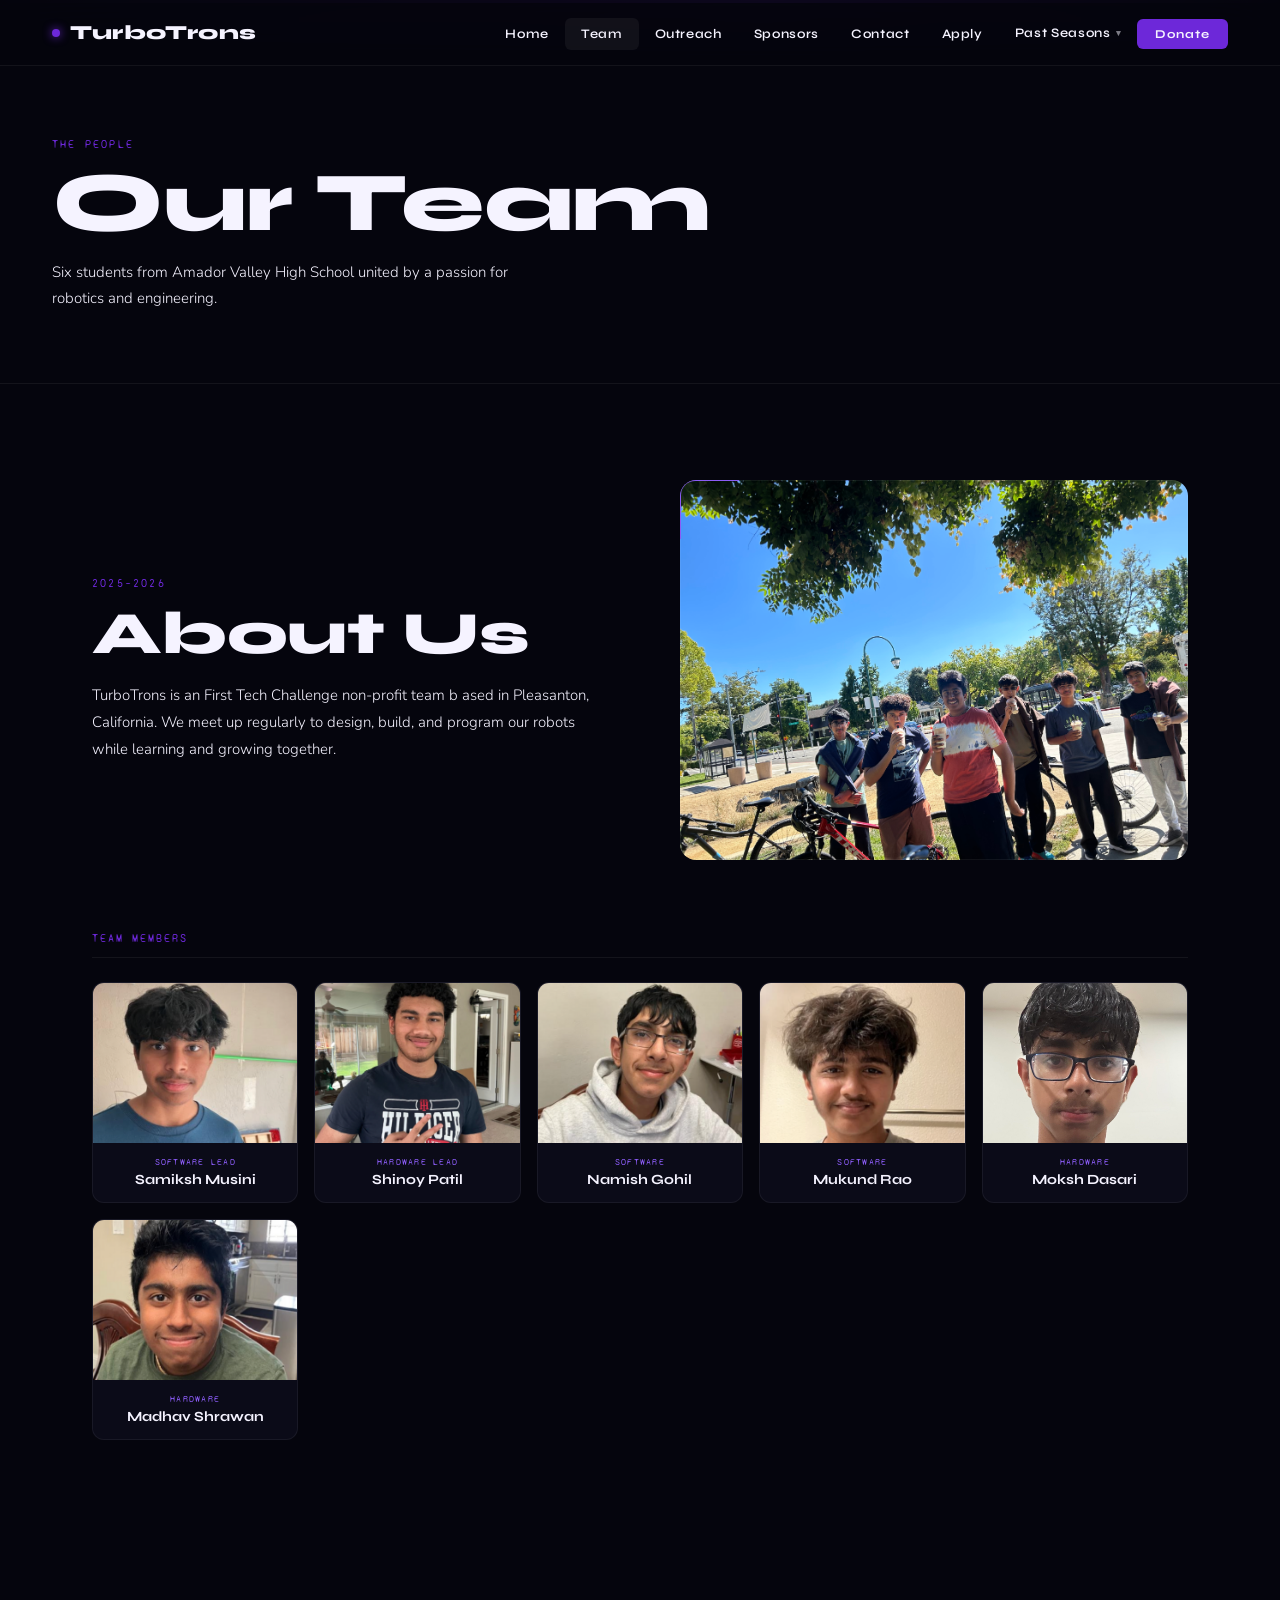
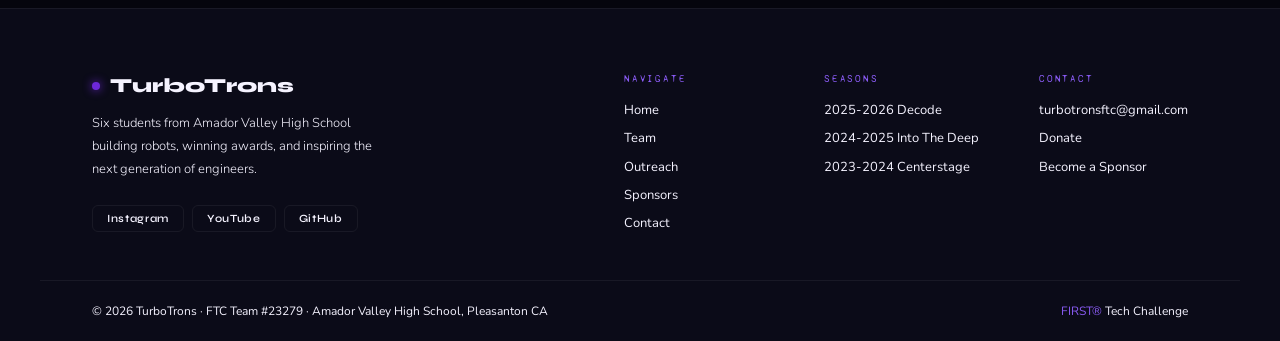
<file: team.html>
<!DOCTYPE html>
<html lang="en">
<head>
<meta charset="UTF-8">
<meta name="viewport" content="width=device-width, initial-scale=1.0">
<title>TurboTrons | Team</title>
<link rel="stylesheet" href="styles.css">
</head>
<body>

<nav class="nav">
  <a href="index.html" class="nav-logo"><span class="nav-logo-dot"></span>TurboTrons</a>
  <ul class="nav-links">
    <li><a href="index.html">Home</a></li>
    <li><a href="team.html" class="active">Team</a></li>
    <li><a href="outreach.html">Outreach</a></li>
    <li><a href="sponsers.html">Sponsors</a></li>
    <li><a href="contact.html">Contact</a></li>
    <li><a href="apply.html">Apply</a></li>

    <li class="nav-drop">
      <a href="#">Past Seasons</a>
      <div class="drop-menu">
        <a href="decode.html">2025–2026 Decode <span class="drop-tag">Now</span></a>
        <a href="deep.html">2024–2025 Into The Deep</a>
        <a href="centerstage.html">2023–2024 CenterStage</a>
      </div>
    </li>
    <li><a href="contact.html#donate" class="nav-cta">Donate</a></li>
  </ul>
</nav>

<div class="page-hero">
  <div class="sec-eyebrow">The People</div>
  <h1>Our Team</h1>
  <p>Six students from Amador Valley High School united by a passion for robotics and engineering.</p>
</div>

<div class="wrap">
  <div class="section">

    <div class="split" style="margin-bottom:72px">
      <div>
        <div class="sec-eyebrow">2025–2026</div>
        <h2 class="sec-title">About Us</h2>
        <p class="sec-body">
          TurboTrons is an First Tech Challenge non-profit team b ased in Pleasanton, California.
          We meet up regularly to design, build, and program our robots while learning and growing together.
        </p>
      </div>
      <div class="split-img">
        <img src="assets/teamphoto.png" alt="Team Photo">
      </div>
    </div>

    <div class="team-group">
      <div class="team-group-label">Team Members</div>
      <div class="member-grid">
        <div class="member-card">
          <div class="member-img-placeholder"> 
            <img src = "assets/samiksh.png" alt = "Team Photo">
          </div>
          <div class="member-info">
            <div class="member-role">Software Lead</div>
            <div class="member-name">Samiksh Musini</div>
          </div>
        </div>
        <div class="member-card">
          <div class="member-img-placeholder">
            <img src = "assets/shinoy.png" alt = "Team Photo">
          </div>
          <div class="member-info">
            <div class="member-role">Hardware Lead</div>
            <div class="member-name">Shinoy Patil</div>
          </div>
        </div>
        <div class="member-card">
          <div class="member-img-placeholder">
            <img src = "assets/namish.png" alt = "Team Photo">
          </div>
          <div class="member-info">
            <div class="member-role">Software</div>
            <div class="member-name">Namish Gohil</div>
          </div>
        </div>
        <div class="member-card">
          <div class="member-img-placeholder">
            <img src = "assets/mukund.png" alt = "Team Photo">
          </div>
          <div class="member-info">
            <div class="member-role">Software</div>
            <div class="member-name">Mukund Rao</div>
          </div>
        </div>
        <div class="member-card">
          <div class="member-img-placeholder">
            <img src = "assets/mokshv2.jpg" alt = "Team Photo">
          </div>
          <div class="member-info">
            <div class="member-role">Hardware</div>
            <div class="member-name">Moksh Dasari</div>
          </div>
        </div>
        <div class="member-card">
          <div class="member-img-placeholder">
            <img src = "assets/madhav.png" alt = "Team Photo">
          </div>
          <div class="member-info">
            <div class="member-role">Hardware</div>
            <div class="member-name">Madhav Shrawan</div>
          </div>
        </div>
      </div>
    </div>

  </div>
</div>


<div id="footer"></div>
<script src="footer.js"></script>
<script src="nav.js"></script>

</body>
</html>
</file>
<file: styles.css>
@import url('https://fonts.googleapis.com/css2?family=Syne:wght@400;600;700;800&family=Syne+Mono&family=Nunito:wght@300;400;500;600&display=swap');

:root {
  --ink:         #05050d;
  --ink2:        #0b0b18;
  --ink3:        #111122;
  --ink4:        #181830;
  --violet:      #6d28d9;
  --violet-hi:   #8b5cf6;
  --violet-glow: rgba(109,40,217,0.35);
  --white:       #f5f3ff;
  --grey:        #6b6880;
  --grey-dim:    #2e2c42;
  --line:        rgba(255,255,255,0.06);
  --nav-h:       66px;
  --red: rgb(255, 2, 2);
}

*,*::before,*::after { box-sizing:border-box; margin:0; padding:0 }
html { scroll-behavior:smooth }
body {
  background: var(--ink);
  color: var(--white);
  font-family: 'Nunito', sans-serif;
  font-weight: 400;
  overflow-x: hidden;
  -webkit-font-smoothing: antialiased;
}
img { max-width:100%; display:block }
a   { color:inherit; text-decoration:none }

.nav {
  position: fixed;
  top: 0; left: 0; right: 0;
  z-index: 900;
  height: var(--nav-h);
  display: flex;
  align-items: center;
  justify-content: space-between;
  padding: 0 52px;
  background: rgba(5,5,13,0.85);
  backdrop-filter: blur(24px);
  border-bottom: 1px solid var(--line);
}

.nav-logo {
  font-family: 'Syne', sans-serif;
  font-weight: 800;
  font-size: 20px;
  letter-spacing: 0.01em;
  color: var(--white);
  display: flex;
  align-items: center;
  gap: 10px;
}
.nav-logo-dot {
  width: 8px; height: 8px;
  border-radius: 50%;
  background: var(--violet); 
  box-shadow: 0 0 10px var(--violet);
  animation: pulse-dot 2.5s ease-in-out infinite;
}
@keyframes pulse-dot {
  0%,100% { opacity:1; transform:scale(1) }
  50%      { opacity:0.5; transform:scale(0.75) }
}

.nav-links {
  display: flex;
  align-items: center;
  gap: 0;
  list-style: none;
}
.nav-links > li > a {
  font-family: 'Syne', sans-serif;
  font-size: 13px;
  font-weight: 600;
  letter-spacing: 0.05em;
  color: var(--white);
  padding: 8px 16px;
  border-radius: 6px;
  transition: color 0.15s, background 0.15s;
  white-space: nowrap;
}
.nav-links > li > a:hover,
.nav-links > li > a.active {
  color: var(--white);
  background: rgba(255,255,255,0.05);
}


.nav-cta {
  font-family: 'Syne', sans-serif !important;
  font-weight: 700 !important;
  font-size: 12px !important;
  letter-spacing: 0.08em !important;
  background: var(--violet) !important;
  color: var(--white) !important;
  padding: 8px 18px !important;
  border-radius: 6px !important;
}
.nav-cta:hover {
  background: #ffffff !important;
  box-shadow: 0 0 20px rgba(163,230,53,0.4) !important;
  color: var(--ink) !important;
}


.nav-drop { position: relative }
.nav-drop > a { display:flex; align-items:center; gap:5px }
.nav-drop > a::after { content:'▾'; font-size:9px; opacity:0.5; transition:transform 0.2s }
.nav-drop:hover > a::after { transform:rotate(180deg) }

.drop-menu {
  position: absolute;
  top: 100%;
  right: 0;
  min-width: 240px;
  background: var(--ink3);
  border: 1px solid var(--line);
  border-radius: 10px;
  padding: 8px;
  padding-top: 18px;
  opacity: 0;
  pointer-events: none;
  transform: translateY(-6px) scale(0.98);
  transform-origin: top right;
  transition: all 0.18s cubic-bezier(.16,1,.3,1);
  box-shadow: 0 24px 60px rgba(0,0,0,0.6);
}
.nav-drop::after {
  content: '';
  position: absolute;
  top: 100%;
  left: 0;
  right: 0;
  height: 20px;
}
.nav-drop:hover .drop-menu {
  opacity: 1;
  pointer-events: auto;
  transform: translateY(0) scale(1);
}
.drop-menu a {
  display: flex;
  align-items: center;
  justify-content: space-between;
  padding: 9px 14px;
  border-radius: 7px;
  font-family: 'Syne', sans-serif;
  font-size: 12px;
  font-weight: 600;
  letter-spacing: 0.03em;
  color: var(--white);
  transition: all 0.14s;
}
.drop-menu a:hover { color: var(--white); background: rgba(255,255,255,0.05) }
.drop-tag {
  font-family: 'Syne Mono', monospace;
  font-size: 10px;
  background: var(--gray-dim);
  color: var(--violet);
  padding: 2px 7px;
  border-radius: 4px;
}


.hero {
  position: relative;
  width: 100%;
  height: 100vh;
  min-height: 700px;
  overflow: hidden;
  display: flex;
  flex-direction: column;
  justify-content: flex-end;
}

.hero-banner {
  position: absolute;
  inset: 0;
  z-index: 0;
}
.hero-banner img {
  width: 100%;
  height: 100%;
  object-fit: cover;
  object-position: center 25%;
  opacity: 0.22;
}
.hero-banner::after {
  content: '';
  position: absolute;
  inset: 0;
  background:
    linear-gradient(to bottom,
      transparent 0%,
      transparent 38%,
      rgba(5,5,13,0.6) 60%,
      var(--ink) 100%),
    linear-gradient(to right,
      var(--ink) 0%,
      transparent 18%,
      transparent 82%,
      var(--ink) 100%);
}

.hero-banner::before {
  content: '';
  position: absolute;
  inset: 0;
  opacity: 0.03;
  background-image: url("data:image/svg+xml,%3Csvg viewBox='0 0 256 256' xmlns='http://www.w3.org/2000/svg'%3E%3Cfilter id='noise'%3E%3CfeTurbulence type='fractalNoise' baseFrequency='0.9' numOctaves='4' stitchTiles='stitch'/%3E%3C/filter%3E%3Crect width='100%25' height='100%25' filter='url(%23noise)'/%3E%3C/svg%3E");
  background-size: 200px 200px;
  z-index: 1;
}

.hero-logo {
  position: absolute;
  top: 50%;
  left: 50%;
  transform: translate(-50%, -58%);
  z-index: 2;
  text-align: center;
}
.hero-logo img {
  width: clamp(200px, 26vw, 380px);
  margin: 0 auto;
  filter: drop-shadow(0 0 40px var(--violet-glow)) drop-shadow(0 0 80px var(--violet-glow));
}

.hero-rule {
  position: absolute;
  top: 50%;
  left: 0; right: 0;
  z-index: 2;
  height: 1px;
  background: linear-gradient(to right,
    transparent 0%,
    var(--line) 15%,
    rgba(109,40,217,0.4) 50%,
    var(--line) 85%,
    transparent 100%
  );
  transform: translateY(60px);
}

.hero-content {
  position: relative;
  z-index: 3;
  padding: 0 52px 72px;
  display: flex;
  align-items: flex-end;
  justify-content: space-between;
  gap: 40px;
  animation: riseUp 0.8s 0.2s cubic-bezier(.16,1,.3,1) both;
}
@keyframes riseUp {
  from { opacity:0; transform:translateY(24px) }
  to   { opacity:1; transform:translateY(0) }
}

.hero-left h1 {
  font-family: 'Syne', sans-serif;
  font-weight: 800;
  font-size: clamp(52px, 7.5vw, 108px);
  line-height: 0.92;
  letter-spacing: -0.01em;
  color: var(--white);
  margin-bottom: 20px;
}
.hero-left h1 span {
  color: var(--violet-hi);
}
.hero-sub {
  font-size: 15px;
  font-weight: 300;
  color: var(--white);
  max-width: 420px;
  line-height: 1.75;
  margin-bottom: 32px;
}
.hero-btns { display:flex; gap:12px; flex-wrap:wrap }

.hero-right {
  text-align: right;
  flex-shrink: 0;
}
.hero-tag {
  font-family: 'Syne Mono', monospace;
  font-size: 11px;
  letter-spacing: 0.12em;
  color: var(--white);
  margin-bottom: 6px;
}
.hero-num {
  font-family: 'Syne', sans-serif;
  font-weight: 800;
  font-size: 60px;
  line-height: 1;
  color: transparent;
  -webkit-text-stroke: 1.5px var(--white);
  letter-spacing: 0.04em;
}


.btn {
  display: inline-flex; align-items: center; gap: 8px;
  font-family: 'Syne', sans-serif;
  font-size: 13px; font-weight: 700; letter-spacing: 0.06em;
  padding: 12px 26px; border-radius: 7px;
  transition: all 0.2s; cursor:pointer; border:none;
}
.btn-primary { background: var(--violet); color: #fff }
.btn-primary:hover { background: var(--violet-hi); box-shadow: 0 0 28px var(--violet-glow); transform:translateY(-2px) }
.btn-ghost { background:transparent; color:var(--white); border:1px solid var(--line) }
.btn-ghost:hover { color:var(--white); border-color:rgba(255,255,255,0.2); transform:translateY(-2px) }
.btn-lime { background: var(--violet); color: var(--ink) }
.btn-lime:hover { background: #ffffff; box-shadow: 0 0 24px rgba(255, 255, 255, 0.35); transform:translateY(-2px) }


.wrap { max-width:1200px; margin:0 auto; padding:0 52px }
.section { padding:96px 0 }
.section-sm { padding:64px 0 }


.sec-eyebrow {
  font-family: 'Syne Mono', monospace;
  font-size: 11px;
  letter-spacing: 0.2em;
  text-transform: uppercase;
  color: var(--violet);
  margin-bottom: 14px;
}
.sec-title {
  font-family: 'Syne', sans-serif;
  font-weight: 800;
  font-size: clamp(36px, 5vw, 60px);
  letter-spacing: -0.01em;
  line-height: 1;
  color: var(--white);
  margin-bottom: 18px;
}
.sec-body {
  font-size: 15px;
  font-weight: 300;
  color: var(--white);
  line-height: 1.8;
  max-width: 540px;
}


hr.div { border:none; border-top:1px solid var(--line) }

.split {
  display: grid;
  grid-template-columns: 1fr 1fr;
  gap: 80px;
  align-items: center;
}
.split.flip { direction:rtl }
.split.flip > * { direction:ltr }

.split-img {
  position: relative;
  border-radius: 16px;
  overflow: hidden;
}
.split-img::before {
  content: '';
  position: absolute;
  inset: 0;
  border-radius: 16px;
  border: 1px solid var(--line);
  z-index: 1;
  pointer-events: none;
}
.split-img img {
  width: 100%; height: 380px;
  object-fit: cover;
  transition: transform 0.5s ease;
}
.split-img:hover img { transform:scale(1.04) }

.split-img::after {
  content: '';
  position: absolute;
  top: -1px; left: -1px;
  width: 60px; height: 60px;
  border-top: 2px solid var(--violet-hi);
  border-left: 2px solid var(--violet-hi);
  border-radius: 16px 0 0 0;
  z-index: 2;
}

.stats {
  display: grid;
  grid-template-columns: repeat(4, 1fr);
  margin-top: 72px;
  border: 1px solid var(--line);
  border-radius: 14px;
  overflow: hidden;
}
.stat {
  padding: 32px 24px;
  text-align: center;
  border-right: 1px solid var(--line);
  background: var(--ink2);
  transition: background 0.2s;
}
.stat:last-child { border-right: none }
.stat:hover { background: var(--ink3) }
.stat-n {
  font-family: 'Syne', sans-serif;
  font-weight: 800;
  font-size: 48px;
  letter-spacing: -0.01em;
  color: var(--white);
  line-height: 1;
  margin-bottom: 5px;
}
.stat-n sup { font-size: 24px; color: var(--violet-hi) }
.stat-l {
  font-family: 'Syne Mono', monospace;
  font-size: 10px;
  letter-spacing: 0.14em;
  text-transform: uppercase;
  color: var(--white);
}

.season {
  padding: 64px 0;
  border-bottom: 1px solid var(--line);
}
.season:last-child { border-bottom: none }

.season-header {
  display: flex;
  align-items: baseline;
  gap: 20px;
  margin-bottom: 32px;
}
.season-yr {
  font-family: 'Syne Mono', monospace;
  font-size: 12px;
  letter-spacing: 0.15em;
  color: var(--violet);
}
.season-name {
  font-family: 'Syne', sans-serif;
  font-weight: 800;
  font-size: 38px;
  letter-spacing: -0.01em;
  color: var(--white);
}

.robot-grid { display:flex; gap:16px; flex-wrap:wrap }
.robot-grid img, .robot-solo img {
  border-radius: 12px;
  border: 1px solid var(--line);
  transition: all 0.3s;
  flex: 1; min-width:240px;
}
.robot-solo img { max-width:700px; width:100%; margin:0 auto; flex:none }
.robot-grid img:hover, .robot-solo img:hover {
  border-color: rgba(109,40,217,0.5);
  transform: scale(1.025);
  box-shadow: 0 16px 50px rgba(109,40,217,0.15);
}

.awards-grid {
  display: grid;
  grid-template-columns: repeat(3,1fr);
  gap: 18px;
  margin-top: 48px;
}
.award-card {
  background: var(--ink2);
  border: 1px solid var(--line);
  border-radius: 14px;
  overflow: hidden;
  transition: all 0.25s;
}
.award-card:hover {
  border-color: rgba(109,40,217,0.45);
  transform: translateY(-5px);
  box-shadow: 0 20px 56px rgba(109,40,217,0.12);
}
.award-img {
  height: 200px;
  background: var(--ink);
  display: flex; align-items:center; justify-content:center;
  padding: 24px;
  border-bottom: 1px solid var(--line);
  position: relative;
}
.award-img::before {
  content: '';
  position: absolute;
  top: 0; left: 0; right: 0;
  height: 2px;
  background: linear-gradient(to right, transparent, var(--violet-hi), transparent);
}
.award-img img { max-height:100%; object-fit:contain; border-radius:0; box-shadow:none }
.award-body { padding: 20px }
.award-title {
  font-family: 'Syne', sans-serif;
  font-weight: 700;
  font-size: 17px;
  color: var(--white);
  margin-bottom: 8px;
}
.award-body p { font-size:13px; font-weight:300; color:var(--white); line-height:1.7 }

.outreach-block {
  padding: 56px 0;
  border-bottom: 1px solid var(--line);
}
.outreach-block:last-child { border-bottom: none }
.outreach-block h3 {
  font-family: 'Syne', sans-serif;
  font-weight: 800;
  font-size: 32px;
  color: var(--white);
  margin-bottom: 24px;
}
.outreach-block img {
  width: 100%;
  border-radius: 14px;
  border: 1px solid var(--line);
  transition: all 0.3s;
}
.outreach-block img:hover {
  transform: scale(1.01);
  border-color: rgba(109,40,217,0.4);
}

.sponsors-img-wrap img {
  max-width: 860px;
  width: 100%;
  margin: 0 auto 48px;
  border-radius: 14px;
  border: 1px solid var(--line);
}
.sponsor-box {
  max-width: 520px;
  margin: 0 auto;
  background: var(--ink2);
  border: 1px solid var(--line);
  border-radius: 14px;
  padding: 40px;
  text-align: center;
}
.sponsor-box p { font-size:15px; font-weight:300; color:var(--white); line-height:1.75; margin-bottom:22px }

.contact-grid {
  display: grid;
  grid-template-columns: 1fr 1fr;
  gap: 14px;
  max-width: 640px;
}
.c-tile {
  display: block;
  background: var(--ink2);
  border: 1px solid var(--line);
  border-radius: 12px;
  padding: 22px;
  transition: all 0.2s;
}
.c-tile:hover {
  border-color: rgba(109,40,217,0.4);
  transform: translateY(-3px);
  box-shadow: 0 10px 36px rgba(109,40,217,0.1);
}
.c-label {
  font-family: 'Syne Mono', monospace;
  font-size: 10px;
  letter-spacing: 0.16em;
  text-transform: uppercase;
  color: var(--white);
  margin-bottom: 6px;
}
.c-val {
  font-family: 'Syne', sans-serif;
  font-size: 14px;
  font-weight: 600;
  color: var(--violet-hi);
}
.donate-tile {
  grid-column: 1/-1;
  display: flex; align-items:center; gap:28px;
  background: var(--ink2);
  border: 1px solid rgba(0, 0, 0, 0.2);
  border-radius: 12px;
  padding: 28px;
}
.donate-tile img { width:130px; flex-shrink:0; border-radius:10px; border:1px solid var(--line) }
.donate-text h4 {
  font-family: 'Syne', sans-serif;
  font-weight: 800; font-size:20px; color:var(--white); margin-bottom:6px;
}
.donate-text p { font-size:13px; font-weight:300; color:var(--white); line-height:1.65 }


.page-hero {
  padding: calc(var(--nav-h) + 72px) 52px 72px;
  background: var(--ink);
  border-bottom: 1px solid var(--line);
  position: relative;
  overflow: hidden;
}
.page-hero::before {
  content: '';
  position: absolute;
  top: 0; left: 0; right: 0;
  height: 3px;
  background: linear-gradient(to right, transparent 0%, var(--violet) 60%, transparent 100%);
}
.page-hero .sec-eyebrow { margin-bottom: 12px }
.page-hero h1 {
  font-family: 'Syne', sans-serif;
  font-weight: 800;
  font-size: clamp(48px, 7vw, 84px);
  letter-spacing: -0.01em;
  line-height: 0.95;
  color: var(--white);
  margin-bottom: 16px;
}
.page-hero p {
  font-size: 15px; font-weight:300; color:var(--white); line-height:1.75; max-width:500px;
}

.team-group { margin-bottom: 72px }
.team-group-label {
  font-family: 'Syne Mono', monospace;
  font-size: 11px;
  letter-spacing: 0.18em;
  text-transform: uppercase;
  color: var(--violet);
  margin-bottom: 24px;
  padding-bottom: 12px;
  border-bottom: 1px solid var(--line);
}
.member-grid {
  display: grid;
  grid-template-columns: repeat(auto-fill, minmax(180px, 1fr));
  gap: 16px;
}
.member-card {
  background: var(--ink2);
  border: 1px solid var(--line);
  border-radius: 12px;
  overflow: hidden;
  transition: all 0.22s;
  text-align: center;
}
.member-card:hover {
  border-color: rgba(109,40,217,0.4);
  transform: translateY(-4px);
  box-shadow: 0 14px 40px rgba(109,40,217,0.12);
}
.member-card img {
  width: 100%;
  height: 160px;
  object-fit: cover;
  border-radius: 0;
}
.member-img-placeholder {
  width: 100%;
  height: 160px;
  background: var(--ink3);
  display: flex; align-items:center; justify-content:center;
  font-family: 'Syne', sans-serif;
  font-size: 32px;
  font-weight: 800;
  color: var(--white);
}
.member-info { padding: 14px 12px }
.member-role {
  font-family: 'Syne Mono', monospace;
  font-size: 9px;
  letter-spacing: 0.14em;
  text-transform: uppercase;
  color: var(--violet-hi);
  margin-bottom: 4px;
}
.member-name {
  font-family: 'Syne', sans-serif;
  font-weight: 700;
  font-size: 14px;
  color: var(--white);
}

.footer {
  border-top: 1px solid var(--line);
  background: var(--ink2);
}
.footer-top {
  max-width: 1200px; margin: 0 auto;
  padding: 64px 52px 48px;
  display: flex; gap: 80px;
  justify-content: space-between; flex-wrap: wrap;
}
.footer-brand { flex: 0 0 280px; max-width: 280px; }
.footer-logo {
  font-family: 'Syne', sans-serif; font-weight: 800; font-size: 20px;
  color: var(--white); display: flex; align-items:center; gap:10px; margin-bottom: 14px;
}
.footer-logo-dot {
  width: 8px; height: 8px; border-radius: 50%;
  background: var(--violet); box-shadow: 0 0 10px var(--violet); flex-shrink: 0;
}
.footer-tagline { font-size: 13px; font-weight: 300; color: var(--white); line-height: 1.75; margin-bottom: 24px; }
.footer-socials { display: flex; flex-wrap: wrap; gap: 8px; }
.footer-social-btn {
  font-family: 'Syne', sans-serif; font-size: 11px; font-weight: 600;
  letter-spacing: 0.06em; color: var(--white); border: 1px solid var(--line);
  border-radius: 6px; padding: 6px 14px; transition: all 0.18s;
}
.footer-social-btn:hover { color: var(--white); border-color: rgba(109,40,217,0.5); background: rgba(109,40,217,0.1); }
.footer-links { display: flex; gap: 60px; flex-wrap: wrap; flex: 1; justify-content: flex-end; }
.footer-col { display: flex; flex-direction: column; gap: 10px; min-width: 140px; }
.footer-col-label {
  font-family: 'Syne Mono', monospace; font-size: 10px; letter-spacing: 0.18em;
  text-transform: uppercase; color: var(--violet-hi); margin-bottom: 6px;
}
.footer-col a { font-size: 13px; color: var(--white); transition: color 0.15s; line-height: 1.4; }
.footer-col a:hover { color: var(--white); }
.footer-bottom {
  border-top: 1px solid var(--line); max-width: 1200px; margin: 0 auto;
  padding: 22px 52px; display: flex; justify-content: space-between;
  align-items: center; flex-wrap: wrap; gap: 10px; font-size: 12px; color: var(--white);
}
.footer-first em { font-style: normal; color: var(--violet-hi); }

.season-box { padding: 64px 0; border-bottom: 1px solid var(--line); }
.season-box-header { display: flex; align-items: flex-start; gap: 20px; margin-bottom: 36px; }
.season-box-icon { font-size: 32px; line-height: 1; margin-top: 6px; flex-shrink: 0; }
.awards-list { display: flex; flex-wrap: wrap; gap: 12px; }
.award-pill {
  font-family: 'Syne', sans-serif; font-size: 13px; font-weight: 600;
  color: var(--violet-hi); background: rgba(109,40,217,0.12);
  border: 1px solid rgba(109,40,217,0.3); border-radius: 8px; padding: 10px 20px;
}
.journey-timeline {
  display: flex; flex-direction: column; gap: 0;
  padding-left: 16px; border-left: 2px solid var(--line);
}
.journey-step { display: flex; gap: 24px; align-items: flex-start; padding-bottom: 36px; position: relative; }
.journey-step:last-child { padding-bottom: 0; }
.journey-dot {
  width: 12px; height: 12px; border-radius: 50%;
  background: var(--violet); box-shadow: 0 0 10px var(--violet-glow);
  flex-shrink: 0; margin-top: 4px; margin-left: -22px;
}
.journey-body { flex: 1; }
.journey-date {
  font-family: 'Syne Mono', monospace; font-size: 10px;
  letter-spacing: 0.14em; color: var(--violet-hi); margin-bottom: 4px;
}
.journey-title { font-family: 'Syne', sans-serif; font-weight: 700; font-size: 18px; color: var(--white); margin-bottom: 8px; }
.journey-body p { font-size: 14px; font-weight: 300; color: var(--white); line-height: 1.7; }

.nav-hamburger {
  display: none;
  flex-direction: column;
  justify-content: center;
  align-items: center;
  gap: 5px;
  width: 40px;
  height: 40px;
  background: none;
  border: 1px solid var(--line);
  border-radius: 8px;
  cursor: pointer;
  padding: 8px;
  transition: border-color 0.2s, background 0.2s;
  flex-shrink: 0;
}
.nav-hamburger:hover {
  border-color: rgba(109,40,217,0.5);
  background: rgba(109,40,217,0.08);
}
.nav-hamburger span {
  display: block;
  width: 18px;
  height: 2px;
  background: var(--white);
  border-radius: 2px;
  transition: transform 0.25s cubic-bezier(.16,1,.3,1), opacity 0.2s;
  transform-origin: center;
}
.nav-hamburger.open span:nth-child(1) { transform: translateY(7px) rotate(45deg) }
.nav-hamburger.open span:nth-child(2) { opacity: 0; transform: scaleX(0) }
.nav-hamburger.open span:nth-child(3) { transform: translateY(-7px) rotate(-45deg) }

.nav-overlay {
  display: none;
  position: fixed;
  inset: 0;
  z-index: 850;
  background: rgba(5,5,13,0.6);
  backdrop-filter: blur(4px);
  opacity: 0;
  transition: opacity 0.25s;
  pointer-events: none;
}
.nav-overlay.open { opacity: 1; pointer-events: auto; }

.nav-drawer {
  display: none;
  position: fixed;
  top: 0;
  right: 0;
  bottom: 0;
  z-index: 860;
  width: min(320px, 88vw);
  background: var(--ink2);
  border-left: 1px solid var(--line);
  padding: 0;
  transform: translateX(100%);
  transition: transform 0.3s cubic-bezier(.16,1,.3,1);
  overflow-y: auto;
  box-shadow: -20px 0 60px rgba(0,0,0,0.6);
}
/* .nav-drawer.open { transform: translateX(0) } */
.nav-drawer.open { transform: translateX(0); pointer-events: auto; }
.nav-drawer-header {
  display: flex;
  align-items: center;
  justify-content: space-between;
  padding: 0 20px;
  height: var(--nav-h);
  border-bottom: 1px solid var(--line);
  position: sticky;
  top: 0;
  background: var(--ink2);
  z-index: 1;
}
.nav-drawer-logo {
  font-family: 'Syne', sans-serif;
  font-weight: 800;
  font-size: 18px;
  color: var(--white);
  display: flex;
  align-items: center;
  gap: 9px;
}
.nav-drawer-close {
  width: 36px; height: 36px;
  display: flex; align-items:center; justify-content:center;
  background: none;
  border: 1px solid var(--line);
  border-radius: 7px;
  cursor: pointer;
  color: var(--white);
  font-size: 18px;
  transition: all 0.18s;
}
.nav-drawer-close:hover {
  border-color: rgba(109,40,217,0.5);
  background: rgba(109,40,217,0.1);
}

.nav-drawer-body {
  padding: 16px 12px 32px;
  display: flex;
  flex-direction: column;
  gap: 4px;
}
.nav-drawer-body a {
  font-family: 'Syne', sans-serif;
  font-size: 14px;
  font-weight: 600;
  letter-spacing: 0.04em;
  color: var(--white);
  padding: 12px 16px;
  border-radius: 9px;
  display: block;
  transition: all 0.15s;
}
.nav-drawer-body a:hover,
.nav-drawer-body a.active {
  background: rgba(109,40,217,0.12);
  color: var(--violet-hi);
}
.nav-drawer-section-label {
  font-family: 'Syne Mono', monospace;
  font-size: 9px;
  letter-spacing: 0.2em;
  text-transform: uppercase;
  color: var(--grey);
  padding: 10px 16px 4px;
}
.nav-drawer-divider {
  height: 1px;
  background: var(--line);
  margin: 8px 4px;
}
.nav-drawer-cta {
  margin-top: 8px;
  background: var(--violet) !important;
  color: var(--white) !important;
  text-align: center;
  border-radius: 9px !important;
}
.nav-drawer-cta:hover {
  background: var(--violet-hi) !important;
  color: var(--white) !important;
}
.nav-drawer-season {
  display: flex;
  align-items: center;
  justify-content: space-between;
}
.nav-drawer-tag {
  font-family: 'Syne Mono', monospace;
  font-size: 9px;
  color: var(--violet-hi);
  background: rgba(109,40,217,0.15);
  border: 1px solid rgba(109,40,217,0.3);
  border-radius: 4px;
  padding: 2px 7px;
}

@media (max-width: 900px) {
  .nav { padding: 0 20px }
  .nav-links { display: none }
  .nav-hamburger { display: flex }
  /* .nav-overlay { display: block }
  .nav-drawer { display: block } */
  /*added*/
  .nav-overlay { display: block; pointer-events: none; }
  .nav-drawer { display: block; pointer-events: none; }
  /* */
  .wrap { padding: 0 20px }
  .hero-content { padding: 0 20px 60px; flex-direction: column; align-items: flex-start; gap: 24px }
  .hero-right { text-align: left }
  .page-hero { padding: calc(var(--nav-h) + 40px) 20px 48px }
  .split { grid-template-columns: 1fr; gap: 36px }
  .split.flip { direction: ltr }
  .stats { grid-template-columns: repeat(2, 1fr) }
  .awards-grid { grid-template-columns: 1fr 1fr }
  .contact-grid { grid-template-columns: 1fr }
  .donate-tile { flex-direction: column; align-items: flex-start }
  .footer-top { padding: 48px 20px 36px; gap: 40px }
  .footer-brand { flex: none; max-width: 100% }
  .footer-links { justify-content: flex-start; gap: 36px }
  .footer-bottom { padding: 18px 20px; flex-direction: column; align-items: flex-start; gap: 6px }
}

@media (max-width: 580px) {
  .awards-grid { grid-template-columns: 1fr }
  .hero-logo img { width: 170px }
  .hero-left h1 { font-size: 52px }
}

.awards-list {
  display: grid;
  grid-template-columns: repeat(auto-fill, minmax(280px, 1fr));
  gap: 16px;
}
.award-card-box {
  background: var(--ink2);
  border: 1px solid var(--line);
  border-radius: 12px;
  overflow: hidden;
}
.award-card-title {
  font-family: 'Syne', sans-serif;
  font-weight: 700;
  font-size: 14px;
  color: var(--violet-hi);
  background: rgba(109,40,217,0.12);
  border-bottom: 1px solid rgba(109,40,217,0.25);
  padding: 14px 18px;
}
.award-card-body {
  font-size: 13px;
  font-weight: 300;
  color: var(--white);
  line-height: 1.7;
  padding: 14px 18px;
}

.apply-intro {
  max-width: 640px;
}

/* What we're looking for */
.qualities-grid {
  display: grid;
  grid-template-columns: repeat(auto-fill, minmax(240px, 1fr));
  gap: 16px;
  margin-top: 40px;
}
.quality-card {
  background: var(--ink2);
  border: 1px solid var(--line);
  border-radius: 14px;
  padding: 28px 24px;
  transition: all 0.22s;
}
.quality-card:hover {
  border-color: rgba(109,40,217,0.45);
  transform: translateY(-4px);
  box-shadow: 0 16px 48px rgba(109,40,217,0.12);
}
.quality-icon {
  font-size: 28px;
  margin-bottom: 14px;
  line-height: 1;
}
.quality-title {
  font-family: 'Syne', sans-serif;
  font-weight: 700;
  font-size: 16px;
  color: var(--white);
  margin-bottom: 8px;
}
.quality-body {
  font-size: 13px;
  font-weight: 300;
  color: var(--white);
  line-height: 1.75;
}

.roles-grid {
  display: grid;
  grid-template-columns: repeat(auto-fill, minmax(280px, 1fr));
  gap: 16px;
  margin-top: 40px;
}
.role-card {
  background: var(--ink2);
  border: 1px solid var(--line);
  border-radius: 14px;
  overflow: hidden;
  transition: all 0.22s;
}
.role-card:hover {
  border-color: rgba(109,40,217,0.45);
  transform: translateY(-4px);
  box-shadow: 0 16px 48px rgba(109,40,217,0.12);
}
.role-header {
  padding: 20px 22px 16px;
  border-bottom: 1px solid var(--line);
  background: rgba(109,40,217,0.06);
}
.role-icon {
  font-size: 24px;
  margin-bottom: 10px;
  line-height: 1;
}
.role-title {
  font-family: 'Syne', sans-serif;
  font-weight: 800;
  font-size: 18px;
  color: var(--white);
  margin-bottom: 4px;
}
.role-subtitle {
  font-family: 'Syne Mono', monospace;
  font-size: 10px;
  letter-spacing: 0.14em;
  text-transform: uppercase;
  color: var(--violet-hi);
}
.role-body {
  padding: 18px 22px 22px;
}
.role-body ul {
  list-style: none;
  display: flex;
  flex-direction: column;
  gap: 8px;
}
.role-body ul li {
  font-size: 13px;
  font-weight: 300;
  color: var(--white);
  line-height: 1.6;
  display: flex;
  align-items: flex-start;
  gap: 8px;
}
.role-body ul li::before {
  content: '→';
  color: var(--violet-hi);
  font-family: 'Syne Mono', monospace;
  font-size: 11px;
  margin-top: 2px;
  flex-shrink: 0;
}

.process-steps {
  display: grid;
  grid-template-columns: repeat(auto-fill, minmax(220px, 1fr));
  gap: 0;
  margin-top: 40px;
  border: 1px solid var(--line);
  border-radius: 14px;
  overflow: hidden;
}
.process-step {
  padding: 32px 28px;
  background: var(--ink2);
  border-right: 1px solid var(--line);
  transition: background 0.2s;
}
.process-step:last-child { border-right: none; }
.process-step:hover { background: var(--ink3); }
.process-num {
  font-family: 'Syne', sans-serif;
  font-weight: 800;
  font-size: 40px;
  color: transparent;
  -webkit-text-stroke: 1.5px rgba(109,40,217,0.4);
  line-height: 1;
  margin-bottom: 14px;
}
.process-title {
  font-family: 'Syne', sans-serif;
  font-weight: 700;
  font-size: 16px;
  color: var(--white);
  margin-bottom: 8px;
}
.process-body {
  font-size: 13px;
  font-weight: 300;
  color: var(--white);
  line-height: 1.7;
}

.info-grid {
  display: grid;
  grid-template-columns: repeat(auto-fill, minmax(260px, 1fr));
  gap: 16px;
  margin-top: 40px;
}
.info-tile {
  background: var(--ink2);
  border: 1px solid var(--line);
  border-radius: 14px;
  padding: 28px 24px;
}
.info-tile-label {
  font-family: 'Syne Mono', monospace;
  font-size: 10px;
  letter-spacing: 0.18em;
  text-transform: uppercase;
  color: var(--violet-hi);
  margin-bottom: 12px;
}
.info-tile-body {
  font-size: 14px;
  font-weight: 300;
  color: var(--white);
  line-height: 1.75;
}
.info-tile-body a {
  color: var(--violet-hi);
  text-decoration: underline;
  text-underline-offset: 3px;
}

.form-wrap {
  margin-top: 48px;
  border-radius: 16px;
  overflow: hidden;
  border: 1px solid var(--line);
  background: var(--ink2);
}
.form-wrap iframe {
  display: block;
  width: 100%;
  border: none;
  background: transparent;
}

@media (max-width: 900px) {
  .process-steps { grid-template-columns: 1fr 1fr; }
  .process-step { border-bottom: 1px solid var(--line); }
  .process-step:nth-child(even) { border-right: none; }
  .process-step:nth-last-child(-n+2) { border-bottom: none; }
}

@media (max-width: 580px) {
  .process-steps { grid-template-columns: 1fr; }
  .process-step { border-right: none; border-bottom: 1px solid var(--line); }
  .process-step:last-child { border-bottom: none; }
}
</file>
